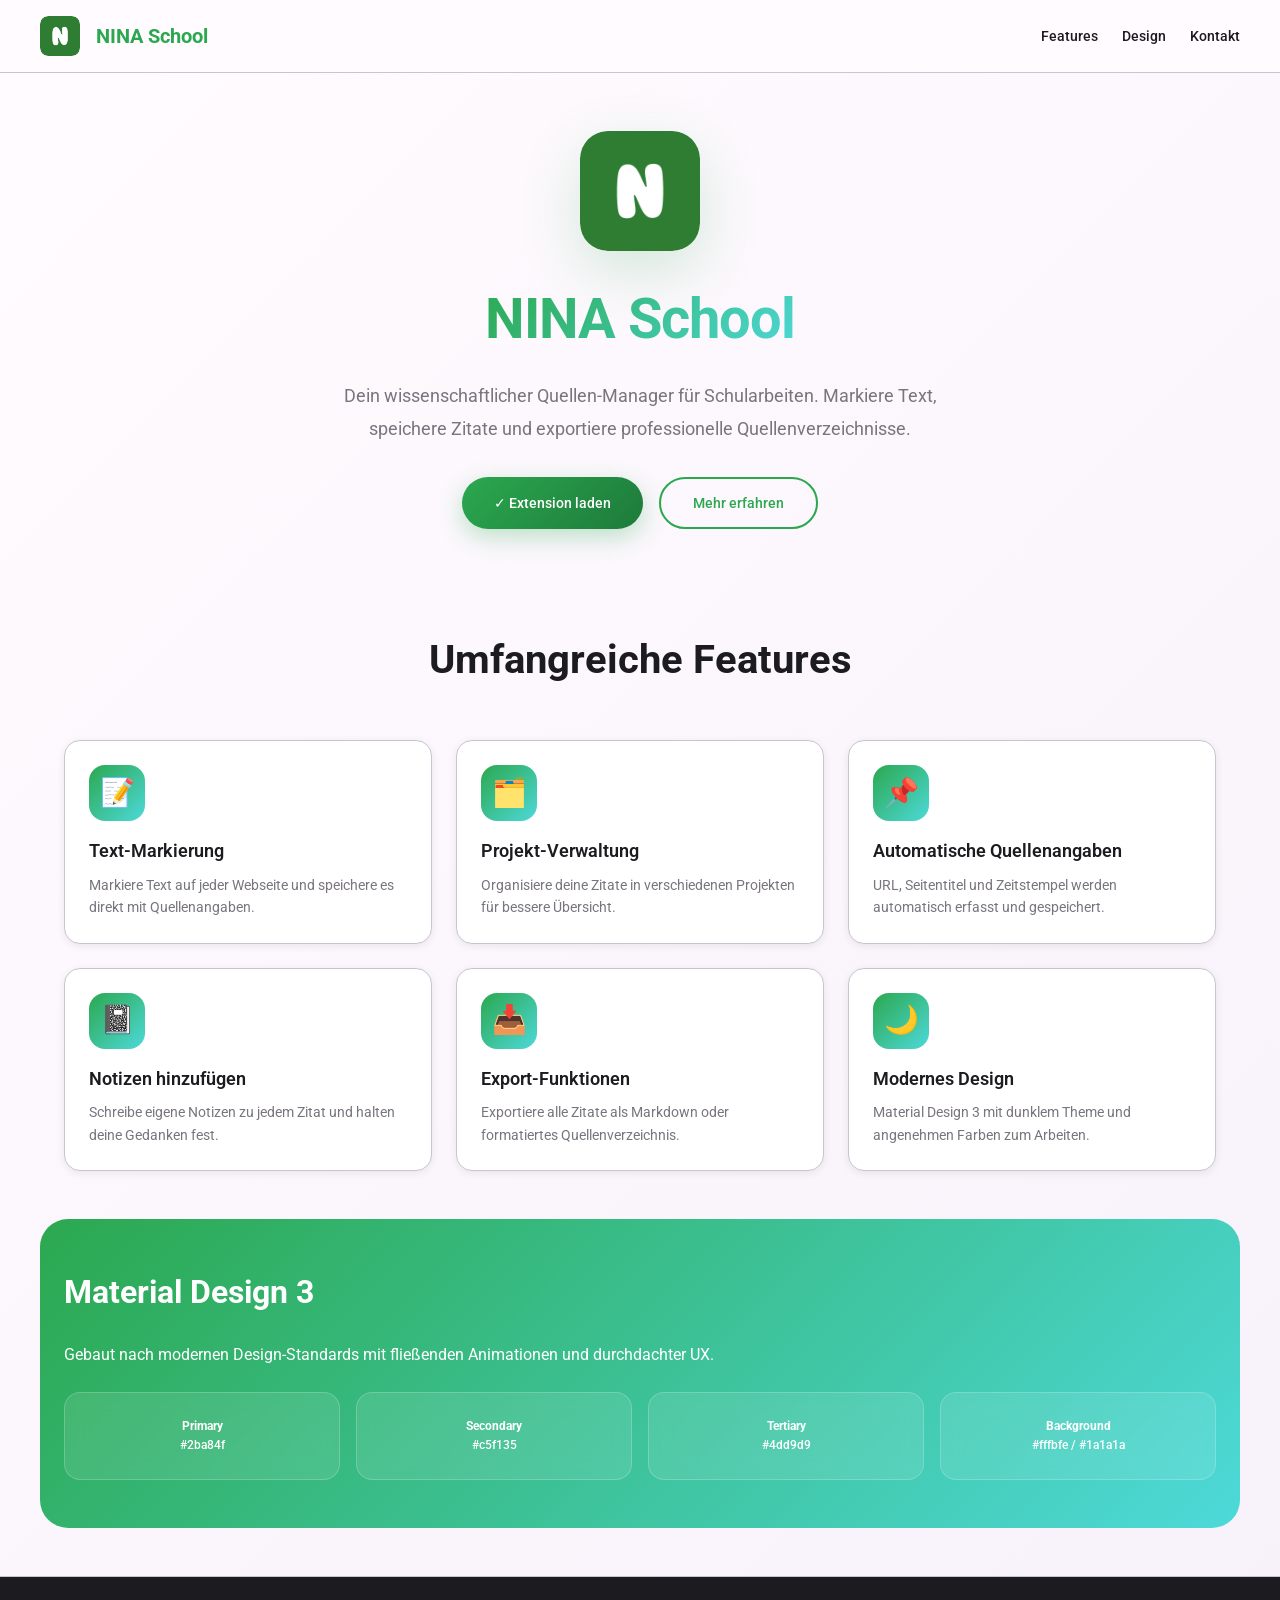
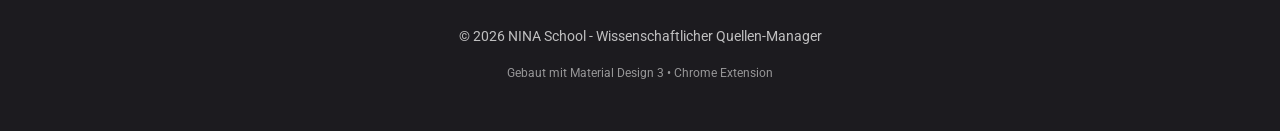
<file: index.html>
<!DOCTYPE html>
<html lang="de">
<head>
  <meta charset="UTF-8">
  <meta name="viewport" content="width=device-width, initial-scale=1.0">
  <title>NINA School - Wissenschaftlicher Quellen-Manager</title>
  <link rel="preconnect" href="https://fonts.googleapis.com">
  <link rel="preconnect" href="https://fonts.gstatic.com" crossorigin>
  <link href="https://fonts.googleapis.com/css2?family=Roboto:wght@300;400;500;600;700&display=swap" rel="stylesheet">
  <style>
    * {
      margin: 0;
      padding: 0;
      box-sizing: border-box;
    }

    :root {
      --primary: #2ba84f;
      --secondary: #c5f135;
      --tertiary: #4dd9d9;
      --bg-light: #fffbfe;
      --bg-dark: #1a1a1a;
      --surface: #f7f2fa;
      --surface-variant: #ece0f0;
      --text-dark: #1c1b1f;
      --text-light: #e8e8e8;
      --outline: #79747e;
      --outline-variant: #cac4d0;

      --spacing-xs: 4px;
      --spacing-sm: 8px;
      --spacing-md: 16px;
      --spacing-lg: 24px;
      --spacing-xl: 32px;
      --spacing-2xl: 48px;

      --radius-sm: 8px;
      --radius-md: 16px;
      --radius-lg: 28px;
    }

    html {
      scroll-behavior: smooth;
    }

    body {
      font-family: 'Roboto', sans-serif;
      background: linear-gradient(135deg, #fffbfe 0%, #f7f2fa 100%);
      color: var(--text-dark);
      line-height: 1.6;
      min-height: 100vh;
    }

    /* Navigation */
    nav {
      position: fixed;
      top: 0;
      left: 0;
      right: 0;
      background: rgba(255, 251, 254, 0.95);
      backdrop-filter: blur(10px);
      z-index: 1000;
      border-bottom: 1px solid var(--outline-variant);
      padding: var(--spacing-md);
    }

    .nav-container {
      max-width: 1200px;
      margin: 0 auto;
      display: flex;
      justify-content: space-between;
      align-items: center;
    }

    .logo {
      display: flex;
      align-items: center;
      gap: var(--spacing-md);
      text-decoration: none;
      color: var(--primary);
      font-weight: 700;
      font-size: 20px;
    }

    .logo img {
      width: 40px;
      height: 40px;
      border-radius: var(--radius-sm);
    }

    .nav-links {
      display: flex;
      gap: var(--spacing-lg);
      list-style: none;
    }

    .nav-links a {
      text-decoration: none;
      color: var(--text-dark);
      font-weight: 500;
      font-size: 14px;
      transition: color 0.3s ease;
    }

    .nav-links a:hover {
      color: var(--primary);
    }

    /* Hero Section */
    .hero {
      margin-top: 80px;
      max-width: 1200px;
      margin-left: auto;
      margin-right: auto;
      padding: var(--spacing-2xl) var(--spacing-lg);
      text-align: center;
      min-height: 500px;
      display: flex;
      flex-direction: column;
      justify-content: center;
      align-items: center;
    }

    .hero-icon {
      width: 120px;
      height: 120px;
      margin: 0 auto var(--spacing-lg);
      border-radius: var(--radius-lg);
      box-shadow: 0 20px 60px rgba(43, 168, 79, 0.2);
      animation: float 3s ease-in-out infinite;
    }

    @keyframes float {
      0%, 100% { transform: translateY(0px); }
      50% { transform: translateY(-20px); }
    }

    .hero h1 {
      font-size: 56px;
      font-weight: 700;
      margin-bottom: var(--spacing-md);
      background: linear-gradient(135deg, var(--primary) 0%, var(--tertiary) 100%);
      -webkit-background-clip: text;
      -webkit-text-fill-color: transparent;
      background-clip: text;
      letter-spacing: -1px;
    }

    .hero p {
      font-size: 18px;
      color: var(--outline);
      margin-bottom: var(--spacing-xl);
      max-width: 600px;
      margin-left: auto;
      margin-right: auto;
      line-height: 1.8;
    }

    .cta-buttons {
      display: flex;
      gap: var(--spacing-md);
      justify-content: center;
      flex-wrap: wrap;
    }

    button {
      font-family: 'Roboto', sans-serif;
      border: none;
      cursor: pointer;
      transition: all 0.3s cubic-bezier(0.4, 0, 0.2, 1);
      font-weight: 500;
      font-size: 14px;
    }

    .btn-primary {
      background: linear-gradient(135deg, var(--primary) 0%, #1d7a3a 100%);
      color: white;
      padding: var(--spacing-md) var(--spacing-xl);
      border-radius: var(--radius-lg);
      box-shadow: 0 8px 24px rgba(43, 168, 79, 0.3);
    }

    .btn-primary:hover {
      transform: translateY(-4px);
      box-shadow: 0 12px 32px rgba(43, 168, 79, 0.4);
    }

    .btn-primary:active {
      transform: translateY(-2px);
    }

    .btn-secondary {
      background: transparent;
      color: var(--primary);
      padding: var(--spacing-md) var(--spacing-xl);
      border-radius: var(--radius-lg);
      border: 2px solid var(--primary);
    }

    .btn-secondary:hover {
      background: rgba(43, 168, 79, 0.1);
    }

    /* Features Section */
    .features {
      max-width: 1200px;
      margin: var(--spacing-2xl) auto;
      padding: 0 var(--spacing-lg);
    }

    .section-title {
      font-size: 40px;
      font-weight: 700;
      text-align: center;
      margin-bottom: var(--spacing-2xl);
      color: var(--text-dark);
    }

    .features-grid {
      display: grid;
      grid-template-columns: repeat(auto-fit, minmax(300px, 1fr));
      gap: var(--spacing-lg);
      margin-bottom: var(--spacing-2xl);
    }

    .feature-card {
      background: white;
      border-radius: var(--radius-md);
      padding: var(--spacing-lg);
      box-shadow: 0 2px 8px rgba(0, 0, 0, 0.08);
      transition: all 0.3s ease;
      border: 1px solid var(--outline-variant);
    }

    .feature-card:hover {
      transform: translateY(-8px);
      box-shadow: 0 12px 32px rgba(43, 168, 79, 0.15);
      border-color: var(--primary);
    }

    .feature-icon {
      width: 56px;
      height: 56px;
      background: linear-gradient(135deg, var(--primary) 0%, var(--tertiary) 100%);
      border-radius: var(--radius-md);
      display: flex;
      align-items: center;
      justify-content: center;
      color: white;
      font-size: 28px;
      margin-bottom: var(--spacing-md);
    }

    .feature-card h3 {
      font-size: 18px;
      font-weight: 600;
      margin-bottom: var(--spacing-sm);
      color: var(--text-dark);
    }

    .feature-card p {
      font-size: 14px;
      color: var(--outline);
      line-height: 1.6;
    }

    /* Design System Section */
    .design-section {
      background: linear-gradient(135deg, var(--primary) 0%, var(--tertiary) 100%);
      color: white;
      padding: var(--spacing-2xl) var(--spacing-lg);
      border-radius: var(--radius-lg);
      margin: var(--spacing-2xl) 0;
      max-width: 1200px;
      margin-left: auto;
      margin-right: auto;
    }

    .design-section h2 {
      font-size: 32px;
      font-weight: 700;
      margin-bottom: var(--spacing-lg);
    }

    .color-palette {
      display: grid;
      grid-template-columns: repeat(auto-fit, minmax(150px, 1fr));
      gap: var(--spacing-md);
      margin-top: var(--spacing-lg);
    }

    .color-box {
      padding: var(--spacing-lg);
      border-radius: var(--radius-md);
      text-align: center;
      font-size: 12px;
      font-weight: 500;
      backdrop-filter: blur(10px);
      background: rgba(255, 255, 255, 0.1);
      border: 1px solid rgba(255, 255, 255, 0.2);
    }

    /* Footer */
    footer {
      background: var(--text-dark);
      color: var(--text-light);
      padding: var(--spacing-2xl) var(--spacing-lg);
      text-align: center;
      border-top: 1px solid var(--outline-variant);
      margin-top: var(--spacing-2xl);
    }

    .footer-content {
      max-width: 1200px;
      margin: 0 auto;
    }

    .footer-content p {
      font-size: 14px;
      opacity: 0.8;
    }

    /* Responsive */
    @media (max-width: 768px) {
      .hero h1 {
        font-size: 36px;
      }

      .hero-icon {
        width: 80px;
        height: 80px;
      }

      .nav-links {
        display: none;
      }

      .hero {
        margin-top: 100px;
      }
    }

    /* Smooth Animations */
    @keyframes slideInUp {
      from {
        opacity: 0;
        transform: translateY(20px);
      }
      to {
        opacity: 1;
        transform: translateY(0);
      }
    }

    .feature-card {
      animation: slideInUp 0.6s ease-out;
    }

    .feature-card:nth-child(2) {
      animation-delay: 0.1s;
    }

    .feature-card:nth-child(3) {
      animation-delay: 0.2s;
    }

    .feature-card:nth-child(4) {
      animation-delay: 0.3s;
    }

    .feature-card:nth-child(5) {
      animation-delay: 0.4s;
    }

    .feature-card:nth-child(6) {
      animation-delay: 0.5s;
    }
  </style>
</head>
<body>
  <!-- Navigation -->
  <nav>
    <div class="nav-container">
      <a href="#" class="logo">
        <img src="icons/icon1080-green.png" alt="NINA School">
        NINA School
      </a>
      <ul class="nav-links">
        <li><a href="#features">Features</a></li>
        <li><a href="#design">Design</a></li>
        <li><a href="#footer">Kontakt</a></li>
      </ul>
    </div>
  </nav>

  <!-- Hero Section -->
  <section class="hero">
    <img src="icons/icon1080-green.png" alt="NINA School Logo" class="hero-icon">
    <h1>NINA School</h1>
    <p>Dein wissenschaftlicher Quellen-Manager für Schularbeiten. Markiere Text, speichere Zitate und exportiere professionelle Quellenverzeichnisse.</p>
    <div class="cta-buttons">
      <button class="btn-primary">✓ Extension laden</button>
      <button class="btn-secondary">Mehr erfahren</button>
    </div>
  </section>

  <!-- Features Section -->
  <section class="features" id="features">
    <h2 class="section-title">Umfangreiche Features</h2>
    <div class="features-grid">
      <div class="feature-card">
        <div class="feature-icon">📝</div>
        <h3>Text-Markierung</h3>
        <p>Markiere Text auf jeder Webseite und speichere es direkt mit Quellenangaben.</p>
      </div>

      <div class="feature-card">
        <div class="feature-icon">🗂️</div>
        <h3>Projekt-Verwaltung</h3>
        <p>Organisiere deine Zitate in verschiedenen Projekten für bessere Übersicht.</p>
      </div>

      <div class="feature-card">
        <div class="feature-icon">📌</div>
        <h3>Automatische Quellenangaben</h3>
        <p>URL, Seitentitel und Zeitstempel werden automatisch erfasst und gespeichert.</p>
      </div>

      <div class="feature-card">
        <div class="feature-icon">📓</div>
        <h3>Notizen hinzufügen</h3>
        <p>Schreibe eigene Notizen zu jedem Zitat und halten deine Gedanken fest.</p>
      </div>

      <div class="feature-card">
        <div class="feature-icon">📥</div>
        <h3>Export-Funktionen</h3>
        <p>Exportiere alle Zitate als Markdown oder formatiertes Quellenverzeichnis.</p>
      </div>

      <div class="feature-card">
        <div class="feature-icon">🌙</div>
        <h3>Modernes Design</h3>
        <p>Material Design 3 mit dunklem Theme und angenehmen Farben zum Arbeiten.</p>
      </div>
    </div>
  </section>

  <!-- Design System Section -->
  <section class="design-section" id="design">
    <div class="design-content">
      <h2>Material Design 3</h2>
      <p>Gebaut nach modernen Design-Standards mit fließenden Animationen und durchdachter UX.</p>

      <div class="color-palette">
        <div class="color-box">
          <strong>Primary</strong><br>
          #2ba84f
        </div>
        <div class="color-box">
          <strong>Secondary</strong><br>
          #c5f135
        </div>
        <div class="color-box">
          <strong>Tertiary</strong><br>
          #4dd9d9
        </div>
        <div class="color-box">
          <strong>Background</strong><br>
          #fffbfe / #1a1a1a
        </div>
      </div>
    </div>
  </section>

  <!-- Footer -->
  <footer id="footer">
    <div class="footer-content">
      <p>&copy; 2026 NINA School - Wissenschaftlicher Quellen-Manager</p>
      <p style="margin-top: var(--spacing-md); font-size: 12px; opacity: 0.6;">
        Gebaut mit Material Design 3 • Chrome Extension
      </p>
    </div>
  </footer>
</body>
</html>
</file>
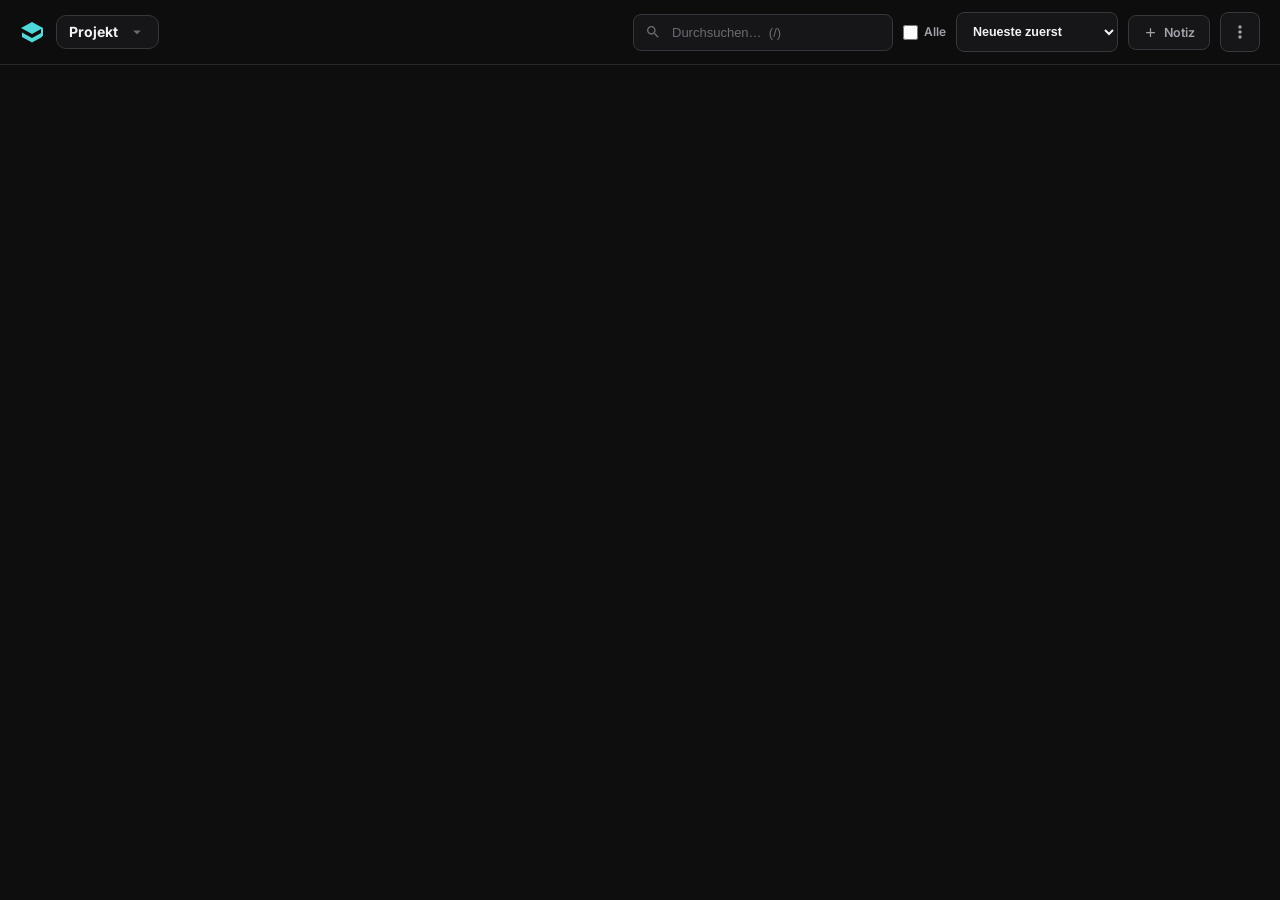
<file: fullpage/fullpage.html>
<!DOCTYPE html>
<html lang="de">
<head>
  <meta charset="UTF-8">
  <meta name="viewport" content="width=device-width, initial-scale=1.0">
  <title>NINA School - Vollansicht</title>
  <link rel="preconnect" href="https://fonts.googleapis.com">
  <link rel="preconnect" href="https://fonts.gstatic.com" crossorigin>
  <link href="https://fonts.googleapis.com/css2?family=Inter:wght@400;500;600;700&display=swap" rel="stylesheet">
  <link rel="stylesheet" href="fullpage.css">
</head>
<body>
  <div class="app">
    <!-- Top app bar: project + everyday tools only -->
    <header class="appbar">
      <div class="appbar-left">
        <div class="brand">
          <svg viewBox="0 0 24 24"><path d="M12 2L1 8l11 6 9-4.91V16h2V8L12 2z"/><path d="M22 12.47l-10 5.46-10-5.46V17l10 5.5 10-5.5v-4.53z"/></svg>
        </div>

        <!-- Project switcher / manager (everything project-level lives here) -->
        <div class="menu-wrap">
          <button id="project-btn" class="project-btn" aria-haspopup="true">
            <span class="project-btn-text">
              <span class="project-btn-name" id="project-btn-name">Projekt</span>
              <span class="project-btn-meta" id="project-btn-meta"></span>
            </span>
            <svg class="caret" viewBox="0 0 24 24"><path d="M7 10l5 5 5-5z"/></svg>
          </button>

          <div id="project-menu" class="popover" hidden>
            <div class="popover-label">Projekt wechseln</div>
            <div id="project-list" class="project-list"></div>
            <div class="popover-divider"></div>
            <button id="add-project-btn-full" class="popover-item">
              <svg viewBox="0 0 24 24"><path d="M19 13h-6v6h-2v-6H5v-2h6V5h2v6h6v2z"/></svg>
              Neues Projekt
            </button>
            <button id="stats-btn" class="popover-item">
              <svg viewBox="0 0 24 24"><path d="M5 9.2h3V19H5V9.2zM10.6 5h2.8v14h-2.8V5zm5.6 8H19v6h-2.8v-6z"/></svg>
              Statistik anzeigen
            </button>
            <div class="popover-row">
              <label for="project-deadline">Abgabe-Deadline</label>
              <input type="date" id="project-deadline" class="deadline-input">
            </div>
            <div id="deadline-info" class="deadline-info"></div>
            <div class="popover-divider"></div>
            <button id="delete-project-btn-full" class="popover-item danger">
              <svg viewBox="0 0 24 24"><path d="M6 19c0 1.1.9 2 2 2h8c1.1 0 2-.9 2-2V7H6v12zM19 4h-3.5l-1-1h-5l-1 1H5v2h14V4z"/></svg>
              Projekt löschen
            </button>
          </div>
        </div>

        <span id="deadline-chip" class="deadline-chip" hidden></span>
      </div>

      <div class="appbar-right">
        <div class="search-wrapper">
          <svg class="search-icon" viewBox="0 0 24 24"><path d="M15.5 14h-.79l-.28-.27C15.41 12.59 16 11.11 16 9.5 16 5.91 13.09 3 9.5 3S3 5.91 3 9.5 5.91 16 9.5 16c1.61 0 3.09-.59 4.23-1.57l.27.28v.79l5 4.99L20.49 19l-4.99-5zm-6 0C7.01 14 5 11.99 5 9.5S7.01 5 9.5 5 14 7.01 14 9.5 11.99 14 9.5 14z"/></svg>
          <input type="text" id="search-full" placeholder="Durchsuchen…  (/)">
        </div>
        <label class="scope-toggle" title="In allen Projekten suchen (G)">
          <input type="checkbox" id="global-search">
          <span>Alle</span>
        </label>
        <select id="sort-select" class="sort-select" title="Sortierung (O)">
          <option value="newest">Neueste zuerst</option>
          <option value="oldest">Älteste zuerst</option>
          <option value="manual">Eigene Reihenfolge</option>
        </select>
        <button id="add-note-btn" class="ghost-btn" title="Eigene Notiz (N)">
          <svg viewBox="0 0 24 24"><path d="M19 13h-6v6h-2v-6H5v-2h6V5h2v6h6v2z"/></svg>
          Notiz
        </button>

        <!-- "More": occasional actions tucked away -->
        <div class="menu-wrap">
          <button id="more-btn" class="iconbtn" title="Mehr" aria-haspopup="true">
            <svg viewBox="0 0 24 24"><path d="M12 8c1.1 0 2-.9 2-2s-.9-2-2-2-2 .9-2 2 .9 2 2 2zm0 2c-1.1 0-2 .9-2 2s.9 2 2 2 2-.9 2-2-.9-2-2-2zm0 6c-1.1 0-2 .9-2 2s.9 2 2 2 2-.9 2-2-.9-2-2-2z"/></svg>
          </button>
          <div id="more-menu" class="popover popover-right" hidden>
            <div class="popover-label">Export</div>
            <button id="export-markdown-btn" class="popover-item">
              <svg viewBox="0 0 24 24"><path d="M19 9h-4V3H9v6H5l7 7 7-7zM5 18v2h14v-2H5z"/></svg>
              Markdown exportieren
            </button>
            <button id="copy-bib-btn" class="popover-item">
              <svg viewBox="0 0 24 24"><path d="M16 1H4c-1.1 0-2 .9-2 2v14h2V3h12V1zm3 4H8c-1.1 0-2 .9-2 2v14c0 1.1.9 2 2 2h11c1.1 0 2-.9 2-2V7c0-1.1-.9-2-2-2zm0 16H8V7h11v14z"/></svg>
              Quellenverzeichnis kopieren
            </button>
            <button id="outline-btn" class="popover-item">
              <svg viewBox="0 0 24 24"><path d="M3 9h14V7H3v2zm0 4h14v-2H3v2zm0 4h14v-2H3v2zm16 0h2v-2h-2v2zm0-10v2h2V7h-2zm0 6h2v-2h-2v2z"/></svg>
              Gliederung exportieren
            </button>
            <div class="popover-divider"></div>
            <button id="shortcuts-btn" class="popover-item">
              <svg viewBox="0 0 24 24"><path d="M20 5H4c-1.1 0-2 .9-2 2v10c0 1.1.9 2 2 2h16c1.1 0 2-.9 2-2V7c0-1.1-.9-2-2-2zm-9 3h2v2h-2V8zm0 3h2v2h-2v-2zM8 8h2v2H8V8zm0 3h2v2H8v-2zm-1 2H5v-2h2v2zm0-3H5V8h2v2zm9 7H8v-2h8v2zm0-4h-2v-2h2v2zm0-3h-2V8h2v2zm3 3h-2v-2h2v2zm0-3h-2V8h2v2z"/></svg>
              Tastenkürzel
            </button>
            <button id="open-settings-btn-full" class="popover-item">
              <svg viewBox="0 0 24 24"><path d="M19.14 12.94c.04-.3.06-.61.06-.94 0-.32-.02-.64-.07-.94l2.03-1.58c.18-.14.23-.41.12-.64l-1.92-3.32c-.12-.22-.37-.29-.59-.22l-2.39.96c-.5-.38-1.03-.7-1.62-.94l-.36-2.54c-.04-.24-.24-.41-.48-.41h-3.84c-.24 0-.43.17-.47.41l-.36 2.54c-.59.24-1.13.57-1.62.94l-2.39-.96c-.22-.09-.47 0-.59.22L2.74 8.87c-.12.22-.07.49.12.64l2.03 1.58c-.05.3-.07.62-.07.94s.02.64.07.94l-2.03 1.58c-.18.14-.23.41-.12.64l1.92 3.32c.12.22.37.29.59.22l2.39-.96c.5.38 1.03.7 1.62.94l.36 2.54c.05.24.24.41.48.41h3.84c.24 0 .44-.17.47-.41l.36-2.54c.59-.24 1.13-.56 1.62-.94l2.39.96c.22.08.47 0 .59-.22l1.92-3.32c.12-.22.07-.49-.12-.64l-2.01-1.58zM12 15.6c-1.98 0-3.6-1.62-3.6-3.6s1.62-3.6 3.6-3.6 3.6 1.62 3.6 3.6-1.62 3.6-3.6 3.6z"/></svg>
              Einstellungen
            </button>
          </div>
        </div>
      </div>
    </header>

    <!-- Content: full width, focus on what's relevant now -->
    <main class="content-area">
      <div id="highlights-container" class="highlights-grid"></div>
      <div id="empty-full" class="empty-state-full" style="display: none;">
        <svg viewBox="0 0 24 24"><path d="M19 3H5c-1.1 0-2 .9-2 2v14c0 1.1.9 2 2 2h14c1.1 0 2-.9 2-2V5c0-1.1-.9-2-2-2zm-2 10H7v-2h10v2zm0-4H7V7h10v2zm0 8H7v-2h10v2z"/></svg>
        <p>Keine Einträge gefunden</p>
      </div>

      <div id="pagination" class="pagination" style="display: none;">
        <button id="prev-page" class="pagination-btn">← Zurück</button>
        <div class="pagination-info">
          <span id="page-number">Seite 1</span>
          <span id="page-stats">0 von 0</span>
        </div>
        <button id="next-page" class="pagination-btn">Weiter →</button>
      </div>
    </main>

    <!-- Project Form Modal -->
    <div id="project-modal" class="modal" style="display: none;">
      <div class="modal-content">
        <h2>Neues Projekt</h2>
        <input type="text" id="project-name-input" placeholder="Projektname" maxlength="60">
        <div class="modal-actions">
          <button id="modal-cancel" class="btn secondary">Abbrechen</button>
          <button id="modal-save" class="btn primary">Erstellen</button>
        </div>
      </div>
    </div>

    <!-- Statistics Modal -->
    <div id="stats-modal" class="modal" style="display: none;">
      <div class="modal-content stats-modal-content">
        <div class="stats-head">
          <h2 id="stats-title">Statistik</h2>
          <button id="stats-close" class="btn secondary">Schließen</button>
        </div>
        <div id="stats-body"></div>
      </div>
    </div>

    <!-- Keyboard Shortcuts Modal -->
    <div id="shortcuts-modal" class="modal" style="display: none;">
      <div class="modal-content shortcuts-modal-content">
        <div class="stats-head">
          <h2>Tastenkürzel</h2>
          <button id="shortcuts-close" class="btn secondary">Schließen</button>
        </div>
        <div class="shortcuts-list">
          <div class="shortcut-row"><span>Suche fokussieren</span><kbd>/</kbd></div>
          <div class="shortcut-row"><span>Suche fokussieren</span><span><kbd>Strg</kbd> + <kbd>K</kbd></span></div>
          <div class="shortcut-row"><span>Neue Notiz</span><kbd>N</kbd></div>
          <div class="shortcut-row"><span>Projektmenü öffnen</span><kbd>P</kbd></div>
          <div class="shortcut-row"><span>Alle Projekte durchsuchen</span><kbd>G</kbd></div>
          <div class="shortcut-row"><span>Markdown exportieren</span><kbd>E</kbd></div>
          <div class="shortcut-row"><span>Quellenverzeichnis kopieren</span><kbd>B</kbd></div>
          <div class="shortcut-row"><span>Statistik anzeigen</span><kbd>S</kbd></div>
          <div class="shortcut-row"><span>Sortierung wechseln</span><kbd>O</kbd></div>
          <div class="shortcut-row"><span>Diese Hilfe</span><kbd>?</kbd></div>
          <div class="shortcut-row"><span>Suche leeren / schließen</span><kbd>Esc</kbd></div>
          <div class="shortcut-divider"></div>
          <div class="shortcut-row"><span>Markierung speichern (jede Webseite)</span><span><kbd>Strg</kbd> + <kbd>Shift</kbd> + <kbd>S</kbd></span></div>
        </div>
      </div>
    </div>
  </div>

  <script src="../lib/citations.js"></script>
  <script src="fullpage.js"></script>
</body>
</html>
</file>
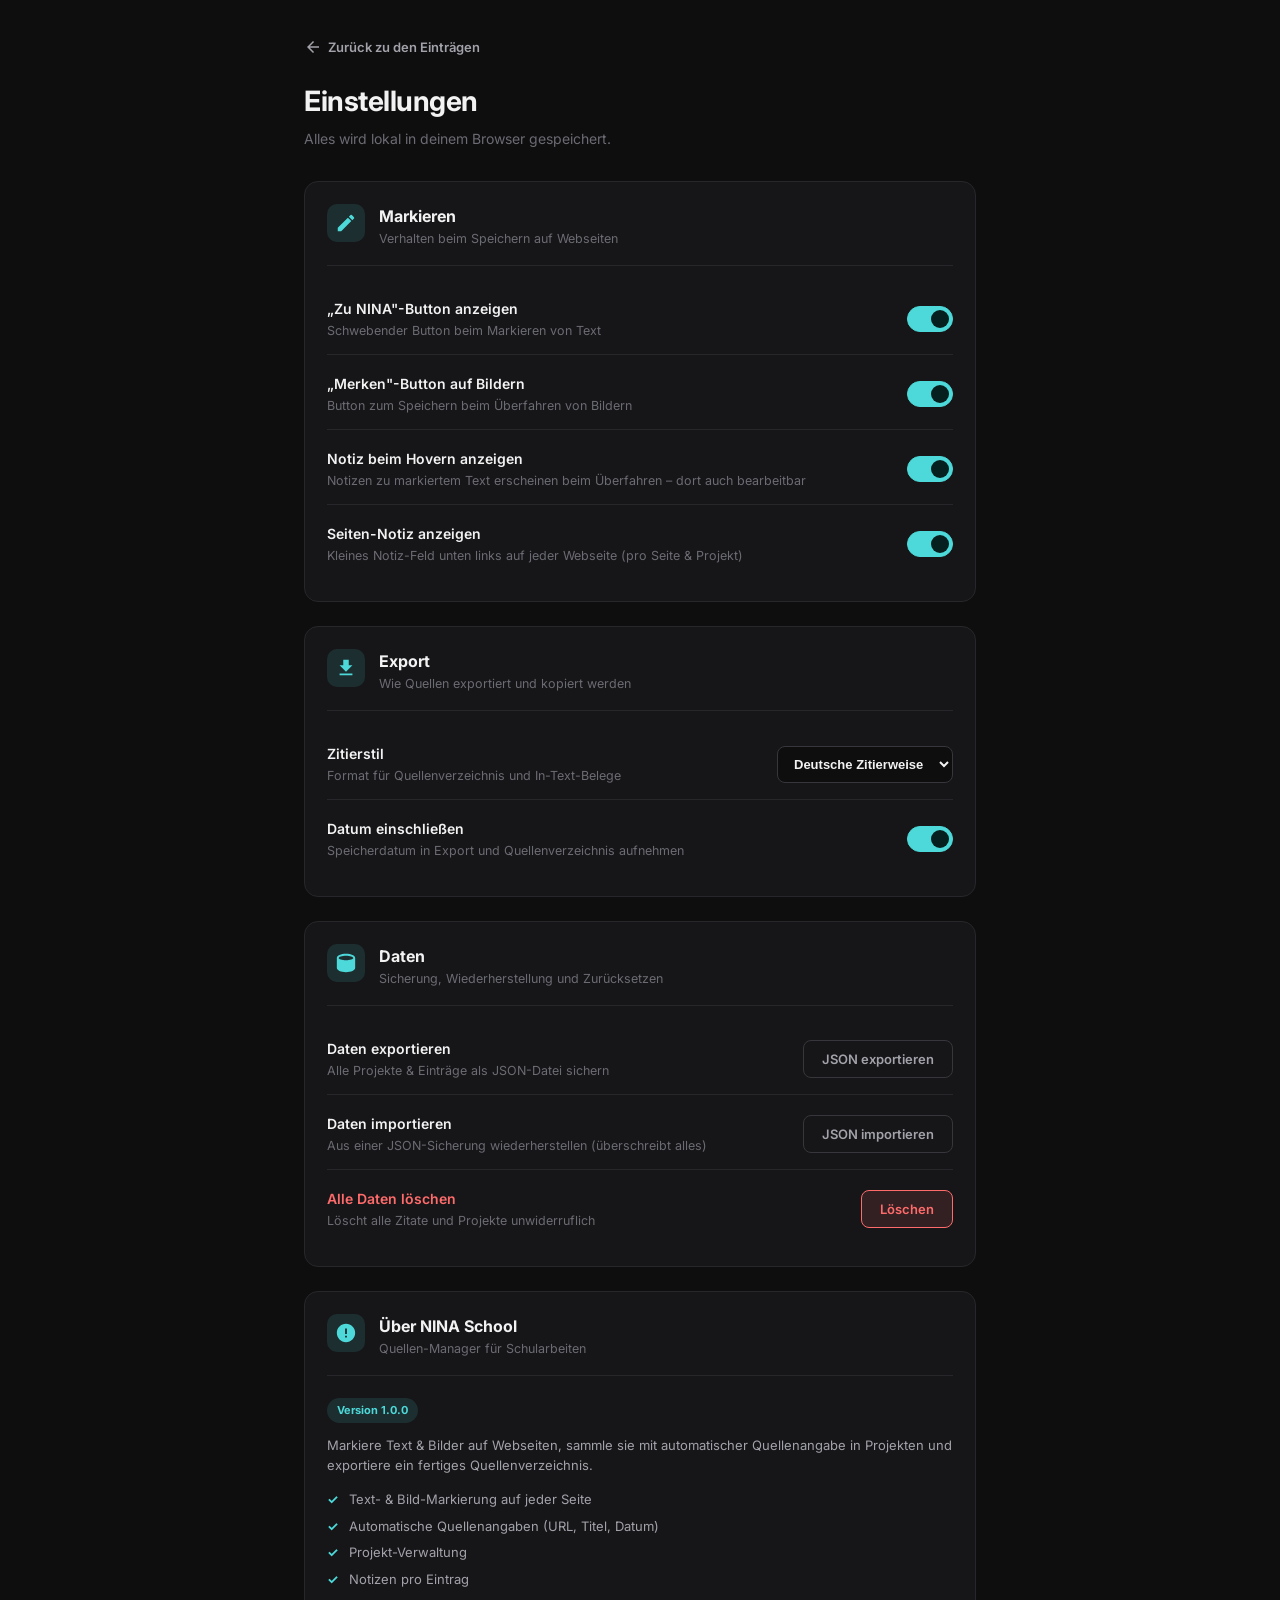
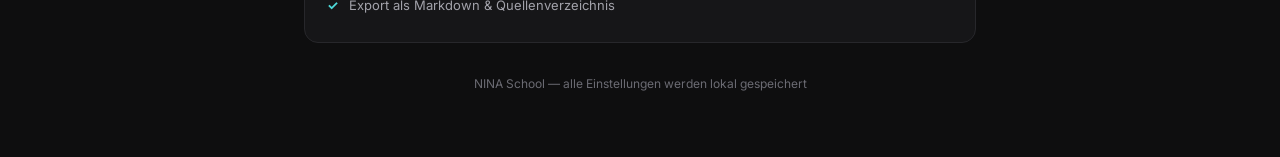
<file: fullpage/settings.html>
<!DOCTYPE html>
<html lang="de">
<head>
  <meta charset="UTF-8">
  <meta name="viewport" content="width=device-width, initial-scale=1.0">
  <title>NINA School - Einstellungen</title>
  <link rel="preconnect" href="https://fonts.googleapis.com">
  <link rel="preconnect" href="https://fonts.gstatic.com" crossorigin>
  <link href="https://fonts.googleapis.com/css2?family=Inter:wght@400;500;600;700&display=swap" rel="stylesheet">
  <link rel="stylesheet" href="settings.css">
</head>
<body>
  <div class="settings-container">
    <!-- Header -->
    <header class="settings-header">
      <button id="back-to-app" class="back-link">
        <svg viewBox="0 0 24 24"><path d="M20 11H7.83l5.59-5.59L12 4l-8 8 8 8 1.41-1.41L7.83 13H20v-2z"/></svg>
        Zurück zu den Einträgen
      </button>
      <div class="header-content">
        <h1>Einstellungen</h1>
        <p>Alles wird lokal in deinem Browser gespeichert.</p>
      </div>
    </header>

    <main class="settings-main">
      <!-- Markieren -->
      <section class="settings-section">
        <div class="section-header">
          <svg class="section-icon" viewBox="0 0 24 24"><path d="M3 17.25V21h3.75L17.81 9.94l-3.75-3.75L3 17.25zM20.71 7.04c.39-.39.39-1.02 0-1.41l-2.34-2.34a.9959.9959 0 0 0-1.41 0l-1.83 1.83 3.75 3.75 1.83-1.83z"/></svg>
          <div>
            <h2>Markieren</h2>
            <p>Verhalten beim Speichern auf Webseiten</p>
          </div>
        </div>
        <div class="settings-group">
          <div class="setting-item">
            <div class="setting-label">
              <h3>„Zu NINA"-Button anzeigen</h3>
              <p>Schwebender Button beim Markieren von Text</p>
            </div>
            <label class="toggle">
              <input type="checkbox" id="floating-btn" checked>
              <span class="toggle-slider"></span>
            </label>
          </div>
          <div class="setting-item">
            <div class="setting-label">
              <h3>„Merken"-Button auf Bildern</h3>
              <p>Button zum Speichern beim Überfahren von Bildern</p>
            </div>
            <label class="toggle">
              <input type="checkbox" id="image-save" checked>
              <span class="toggle-slider"></span>
            </label>
          </div>
          <div class="setting-item">
            <div class="setting-label">
              <h3>Notiz beim Hovern anzeigen</h3>
              <p>Notizen zu markiertem Text erscheinen beim Überfahren – dort auch bearbeitbar</p>
            </div>
            <label class="toggle">
              <input type="checkbox" id="hover-notes" checked>
              <span class="toggle-slider"></span>
            </label>
          </div>
          <div class="setting-item">
            <div class="setting-label">
              <h3>Seiten-Notiz anzeigen</h3>
              <p>Kleines Notiz-Feld unten links auf jeder Webseite (pro Seite & Projekt)</p>
            </div>
            <label class="toggle">
              <input type="checkbox" id="page-notes" checked>
              <span class="toggle-slider"></span>
            </label>
          </div>
        </div>
      </section>

      <!-- Export -->
      <section class="settings-section">
        <div class="section-header">
          <svg class="section-icon" viewBox="0 0 24 24"><path d="M19 9h-4V3H9v6H5l7 7 7-7zM5 18v2h14v-2H5z"/></svg>
          <div>
            <h2>Export</h2>
            <p>Wie Quellen exportiert und kopiert werden</p>
          </div>
        </div>
        <div class="settings-group">
          <div class="setting-item">
            <div class="setting-label">
              <h3>Zitierstil</h3>
              <p>Format für Quellenverzeichnis und In-Text-Belege</p>
            </div>
            <select id="citation-style" class="select-input">
              <option value="de">Deutsche Zitierweise</option>
              <option value="apa">APA</option>
              <option value="mla">MLA</option>
              <option value="harvard">Harvard</option>
            </select>
          </div>
          <div class="setting-item">
            <div class="setting-label">
              <h3>Datum einschließen</h3>
              <p>Speicherdatum in Export und Quellenverzeichnis aufnehmen</p>
            </div>
            <label class="toggle">
              <input type="checkbox" id="include-date" checked>
              <span class="toggle-slider"></span>
            </label>
          </div>
        </div>
      </section>

      <!-- Daten -->
      <section class="settings-section">
        <div class="section-header">
          <svg class="section-icon" viewBox="0 0 24 24"><path d="M12 2C6.48 2 2 4.02 2 6.5v11C2 19.98 6.48 22 12 22s10-2.02 10-4.5v-11C22 4.02 17.52 2 12 2zm0 2c4.42 0 8 1.34 8 2.5S16.42 9 12 9 4 7.66 4 6.5 7.58 4 12 4z"/></svg>
          <div>
            <h2>Daten</h2>
            <p>Sicherung, Wiederherstellung und Zurücksetzen</p>
          </div>
        </div>
        <div class="settings-group">
          <div class="setting-item">
            <div class="setting-label">
              <h3>Daten exportieren</h3>
              <p>Alle Projekte & Einträge als JSON-Datei sichern</p>
            </div>
            <button class="btn btn-secondary" id="export-data">JSON exportieren</button>
          </div>
          <div class="setting-item">
            <div class="setting-label">
              <h3>Daten importieren</h3>
              <p>Aus einer JSON-Sicherung wiederherstellen (überschreibt alles)</p>
            </div>
            <button class="btn btn-secondary" id="import-data">JSON importieren</button>
            <input type="file" id="import-file" accept=".json" style="display: none;">
          </div>
          <div class="setting-item danger-item">
            <div class="setting-label">
              <h3>Alle Daten löschen</h3>
              <p>Löscht alle Zitate und Projekte unwiderruflich</p>
            </div>
            <button class="btn btn-danger" id="delete-all">Löschen</button>
          </div>
        </div>
      </section>

      <!-- Über -->
      <section class="settings-section">
        <div class="section-header">
          <svg class="section-icon" viewBox="0 0 24 24"><path d="M12 2C6.48 2 2 6.48 2 12s4.48 10 10 10 10-4.48 10-10S17.52 2 12 2zm1 15h-2v-2h2v2zm0-4h-2V7h2v6z"/></svg>
          <div>
            <h2>Über NINA School</h2>
            <p>Quellen-Manager für Schularbeiten</p>
          </div>
        </div>
        <div class="settings-group">
          <div class="about-box">
            <div class="about-version">Version 1.0.0</div>
            <p>Markiere Text & Bilder auf Webseiten, sammle sie mit automatischer Quellenangabe in Projekten und exportiere ein fertiges Quellenverzeichnis.</p>
            <ul class="about-features">
              <li>Text- & Bild-Markierung auf jeder Seite</li>
              <li>Automatische Quellenangaben (URL, Titel, Datum)</li>
              <li>Projekt-Verwaltung</li>
              <li>Notizen pro Eintrag</li>
              <li>Export als Markdown & Quellenverzeichnis</li>
            </ul>
          </div>
        </div>
      </section>
    </main>

    <footer class="settings-footer">
      <p>NINA School — alle Einstellungen werden lokal gespeichert</p>
    </footer>
  </div>

  <script src="settings.js"></script>
</body>
</html>
</file>
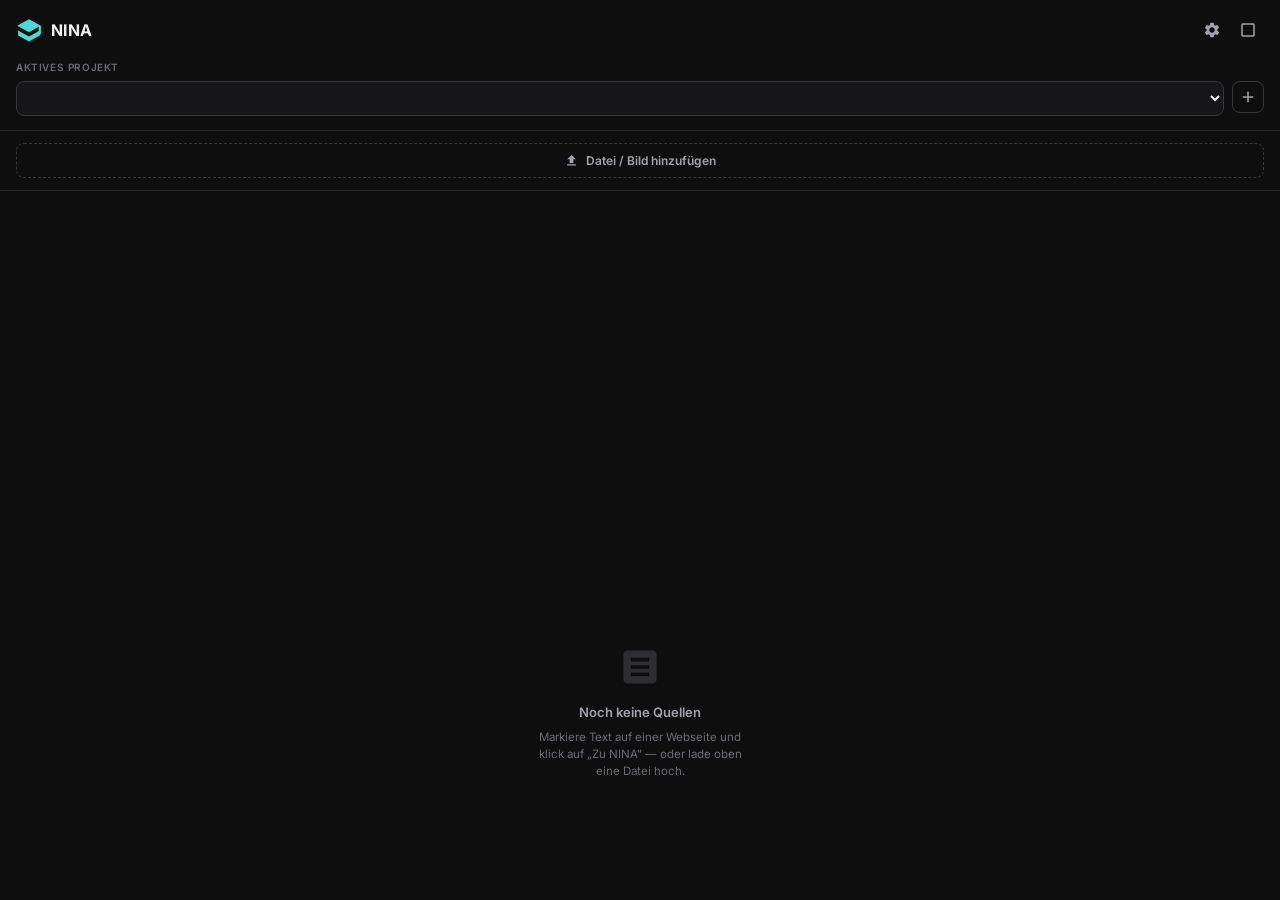
<file: sidepanel/sidepanel.html>
<!DOCTYPE html>
<html lang="de">
<head>
  <meta charset="UTF-8">
  <meta name="viewport" content="width=device-width, initial-scale=1.0">
  <title>NINA School</title>
  <link rel="preconnect" href="https://fonts.googleapis.com">
  <link rel="preconnect" href="https://fonts.gstatic.com" crossorigin>
  <link href="https://fonts.googleapis.com/css2?family=Inter:wght@400;500;600;700&display=swap" rel="stylesheet">
  <link rel="stylesheet" href="sidepanel.css">
</head>
<body>
  <div class="sidebar-container">
    <!-- Header -->
    <header class="sidebar-header">
      <div class="header-top">
        <div class="logo-section">
          <svg class="logo-icon" viewBox="0 0 24 24" xmlns="http://www.w3.org/2000/svg">
            <path d="M12 2L1 8l11 6 9-4.91V16h2V8L12 2z"/>
            <path d="M22 12.47l-10 5.46-10-5.46V17l10 5.5 10-5.5v-4.53z"/>
          </svg>
          <span class="logo-text">NINA</span>
        </div>
        <div class="header-actions">
          <button id="open-settings-btn" class="icon-btn" title="Einstellungen">
            <svg viewBox="0 0 24 24"><path d="M19.14 12.94c.04-.3.06-.61.06-.94 0-.32-.02-.64-.07-.94l2.03-1.58c.18-.14.23-.41.12-.64l-1.92-3.32c-.12-.22-.37-.29-.59-.22l-2.39.96c-.5-.38-1.03-.7-1.62-.94l-.36-2.54c-.04-.24-.24-.41-.48-.41h-3.84c-.24 0-.43.17-.47.41l-.36 2.54c-.59.24-1.13.57-1.62.94l-2.39-.96c-.22-.09-.47 0-.59.22L2.74 8.87c-.12.22-.07.49.12.64l2.03 1.58c-.05.3-.07.62-.07.94s.02.64.07.94l-2.03 1.58c-.18.14-.23.41-.12.64l1.92 3.32c.12.22.37.29.59.22l2.39-.96c.5.38 1.03.7 1.62.94l.36 2.54c.05.24.24.41.48.41h3.84c.24 0 .44-.17.47-.41l.36-2.54c.59-.24 1.13-.56 1.62-.94l2.39.96c.22.08.47 0 .59-.22l1.92-3.32c.12-.22.07-.49-.12-.64l-2.01-1.58zM12 15.6c-1.98 0-3.6-1.62-3.6-3.6s1.62-3.6 3.6-3.6 3.6 1.62 3.6 3.6-1.62 3.6-3.6 3.6z"/></svg>
          </button>
          <button id="open-fullpage-btn" class="icon-btn" title="Vollansicht öffnen">
            <svg viewBox="0 0 24 24"><path d="M19 3H5c-1.1 0-2 .9-2 2v14c0 1.1.9 2 2 2h14c1.1 0 2-.9 2-2V5c0-1.1-.9-2-2-2zm0 16H5V5h14v14z"/></svg>
          </button>
        </div>
      </div>

      <!-- Project switcher -->
      <div class="project-switcher">
        <label class="field-label" for="project-select">Aktives Projekt</label>
        <div class="project-row">
          <select id="project-select" class="project-select"></select>
          <button id="new-project-btn" class="icon-btn outline" title="Neues Projekt">
            <svg viewBox="0 0 24 24"><path d="M19 13h-6v6h-2v-6H5v-2h6V5h2v6h6v2z"/></svg>
          </button>
        </div>
      </div>
    </header>

    <!-- File / Image Upload Bar -->
    <div class="sidebar-action-bar">
      <button id="upload-file-btn" class="upload-btn">
        <svg viewBox="0 0 24 24" xmlns="http://www.w3.org/2000/svg">
          <path d="M9 16h6v-6h4l-7-7-7 7h4v6zm-4 2h14v2H5v-2z"/>
        </svg>
        Datei / Bild hinzufügen
      </button>
      <input type="file" id="sidebar-file-input" style="display: none;">
    </div>

    <!-- Main Content Area -->
    <main class="sidebar-main">
      <!-- Sources View -->
      <div id="sources-view" class="view-container active">
        <div id="sources-feed" class="feed"></div>
      </div>

      <!-- Details View (hidden initially) -->
      <div id="details-view" class="view-container">
        <div class="details-header">
          <button id="back-btn" class="back-btn">
            <svg viewBox="0 0 24 24"><path d="M20 11H7.83l5.59-5.59L12 4l-8 8 8 8 1.41-1.41L7.83 13H20v-2z"/></svg>
            <span>Zurück</span>
          </button>
          <div class="details-info">
            <span id="details-domain" class="details-domain">Domain</span>
            <h2 id="details-title" class="details-title">Titel</h2>
          </div>
        </div>
        <div id="details-feed" class="feed"></div>
      </div>

      <!-- Empty State -->
      <div id="empty-state" class="empty-state">
        <svg viewBox="0 0 24 24">
          <path d="M19 3H5c-1.1 0-2 .9-2 2v14c0 1.1.9 2 2 2h14c1.1 0 2-.9 2-2V5c0-1.1-.9-2-2-2zm-2 10H7v-2h10v2zm0-4H7V7h10v2zm0 8H7v-2h10v2z"/>
        </svg>
        <p class="empty-title">Noch keine Quellen</p>
        <p class="empty-hint">Markiere Text auf einer Webseite und klick auf „Zu NINA" — oder lade oben eine Datei hoch.</p>
      </div>
    </main>
  </div>

  <!-- New Project Modal -->
  <div id="project-modal" class="modal" style="display: none;">
    <div class="modal-content">
      <h2>Neues Projekt</h2>
      <input type="text" id="project-name-input" placeholder="Projektname" maxlength="60">
      <div class="modal-actions">
        <button id="modal-cancel" class="btn secondary">Abbrechen</button>
        <button id="modal-save" class="btn primary">Erstellen</button>
      </div>
    </div>
  </div>

  <script src="../lib/citations.js"></script>
  <script src="sidepanel.js"></script>
</body>
</html>
</file>
<file: fullpage/fullpage.css>
/* NINA School - Vollansicht (Dark, verfeinert) */

:root {
  --bg: #0e0e0f;
  --bg-1: #161618;
  --bg-2: #1d1d20;
  --bg-3: #26262a;
  --text: #f2f2f3;
  --text-2: #a2a2aa;
  --text-3: #6b6b73;
  --cyan: #4dd9d9;
  --cyan-dim: rgba(77, 217, 217, 0.12);
  --lime: #c5f135;
  --danger: #ff6b6b;
  --danger-dim: rgba(255, 107, 107, 0.12);
  --border: #27272b;
  --border-strong: #36363c;
  --r-lg: 14px;
  --r-md: 10px;
  --r-sm: 8px;
  --pill: 999px;
  --font: 'Inter', -apple-system, BlinkMacSystemFont, 'Segoe UI', sans-serif;
}

* { margin: 0; padding: 0; box-sizing: border-box; }

html, body {
  background: var(--bg);
  color: var(--text);
  font-family: var(--font);
  font-size: 13px;
  line-height: 1.5;
  width: 100%;
  min-height: 100vh;
  -webkit-font-smoothing: antialiased;
}

button { font-family: inherit; }

/* ===== APP SHELL (slim top bar, full-width content) ===== */
.app { display: flex; flex-direction: column; min-height: 100vh; }

.appbar {
  position: sticky;
  top: 0;
  z-index: 50;
  display: flex;
  align-items: center;
  justify-content: space-between;
  gap: 16px;
  padding: 12px 20px;
  background: rgba(14, 14, 15, 0.92);
  backdrop-filter: blur(10px);
  border-bottom: 1px solid var(--border);
}
.appbar-left { display: flex; align-items: center; gap: 12px; min-width: 0; }
.appbar-right { display: flex; align-items: center; gap: 10px; flex-shrink: 0; }

.brand { display: flex; align-items: center; color: var(--cyan); flex-shrink: 0; }
.brand svg { width: 24px; height: 24px; fill: currentColor; }

/* Project button (active project + opens management menu) */
.menu-wrap { position: relative; }
.project-btn {
  display: flex;
  align-items: center;
  gap: 10px;
  background: var(--bg-1);
  border: 1px solid var(--border-strong);
  border-radius: var(--r-md);
  padding: 7px 12px;
  cursor: pointer;
  color: var(--text);
  max-width: 280px;
  transition: border-color 0.15s, background 0.15s;
}
.project-btn:hover { border-color: var(--cyan); background: var(--bg-2); }
.project-btn-text { display: flex; flex-direction: column; align-items: flex-start; min-width: 0; line-height: 1.2; }
.project-btn-name { font-size: 14px; font-weight: 700; white-space: nowrap; overflow: hidden; text-overflow: ellipsis; max-width: 200px; }
.project-btn-meta { font-size: 11px; color: var(--text-3); font-weight: 500; }
.project-btn .caret { width: 18px; height: 18px; fill: var(--text-3); flex-shrink: 0; }

.deadline-chip {
  font-size: 11px;
  font-weight: 700;
  padding: 4px 10px;
  border-radius: var(--pill);
  background: var(--bg-2);
  border: 1px solid var(--border-strong);
  color: var(--text-2);
  white-space: nowrap;
}
.deadline-chip.soon { color: var(--lime); border-color: var(--lime); }
.deadline-chip.over { color: var(--danger); border-color: var(--danger); }

.iconbtn {
  width: 40px;
  height: 40px;
  border-radius: var(--r-sm);
  background: var(--bg-1);
  border: 1px solid var(--border-strong);
  color: var(--text-2);
  cursor: pointer;
  display: flex;
  align-items: center;
  justify-content: center;
  transition: all 0.15s;
  flex-shrink: 0;
}
.iconbtn:hover { color: var(--cyan); border-color: var(--cyan); }
.iconbtn svg { width: 20px; height: 20px; fill: currentColor; }

/* Popover menus */
.popover {
  position: absolute;
  top: calc(100% + 8px);
  left: 0;
  min-width: 250px;
  background: var(--bg-1);
  border: 1px solid var(--border-strong);
  border-radius: var(--r-md);
  box-shadow: 0 12px 36px rgba(0, 0, 0, 0.5);
  padding: 8px;
  z-index: 100;
  display: flex;
  flex-direction: column;
  gap: 2px;
}
.popover.popover-right { left: auto; right: 0; }
.popover[hidden] { display: none; }
.popover-label {
  font-size: 10px;
  text-transform: uppercase;
  letter-spacing: 0.6px;
  color: var(--text-3);
  font-weight: 700;
  padding: 6px 10px 4px;
}
.popover-divider { height: 1px; background: var(--border); margin: 6px 4px; }
.popover-item {
  display: flex;
  align-items: center;
  gap: 10px;
  width: 100%;
  background: transparent;
  border: none;
  color: var(--text);
  padding: 9px 10px;
  border-radius: var(--r-sm);
  font-size: 13px;
  font-weight: 600;
  cursor: pointer;
  text-align: left;
  transition: background 0.12s, color 0.12s;
}
.popover-item:hover { background: var(--bg-2); color: var(--cyan); }
.popover-item svg { width: 16px; height: 16px; fill: currentColor; flex-shrink: 0; }
.popover-item.danger:hover { color: var(--danger); background: var(--danger-dim); }
.popover-row {
  display: flex;
  align-items: center;
  justify-content: space-between;
  gap: 8px;
  padding: 8px 10px;
  font-size: 12px;
  font-weight: 600;
  color: var(--text-2);
}

/* Project switch list */
.project-list { display: flex; flex-direction: column; gap: 2px; max-height: 260px; overflow-y: auto; }
.project-list-item {
  display: flex;
  align-items: center;
  gap: 8px;
  width: 100%;
  background: transparent;
  border: none;
  color: var(--text-2);
  padding: 8px 10px;
  border-radius: var(--r-sm);
  font-size: 13px;
  cursor: pointer;
  text-align: left;
  transition: background 0.12s, color 0.12s;
}
.project-list-item:hover { background: var(--bg-2); color: var(--text); }
.project-list-item.active { color: var(--text); font-weight: 700; }
.pli-check { width: 14px; color: var(--cyan); font-weight: 700; flex-shrink: 0; }
.pli-name { flex: 1; min-width: 0; white-space: nowrap; overflow: hidden; text-overflow: ellipsis; }
.pli-count { font-size: 11px; color: var(--text-3); background: var(--bg-3); padding: 1px 8px; border-radius: var(--pill); }

/* Content area — full width, centered, page scrolls */
.content-area { width: 100%; max-width: 1280px; margin: 0 auto; padding: 24px 28px 64px; }
.appbar-right .search-wrapper { width: 260px; }

.fullpage-container { display: flex; min-height: 100vh; }

/* ===== SIDEBAR ===== */
.fullpage-sidebar {
  width: 250px;
  background: var(--bg-1);
  border-right: 1px solid var(--border);
  padding: 18px 16px;
  display: flex;
  flex-direction: column;
  gap: 18px;
  position: sticky;
  top: 0;
  height: 100vh;
  overflow-y: auto;
}
.fullpage-sidebar::-webkit-scrollbar { width: 7px; }
.fullpage-sidebar::-webkit-scrollbar-thumb { background: var(--bg-3); border-radius: 4px; }

.sidebar-brand {
  padding-bottom: 16px;
  border-bottom: 1px solid var(--border);
}
.logo-small {
  display: flex;
  align-items: center;
  gap: 9px;
  color: var(--text);
  font-weight: 700;
  font-size: 15px;
}
.logo-small svg { width: 22px; height: 22px; fill: var(--cyan); }

.nav-section { display: flex; flex-direction: column; gap: 8px; }

.nav-label {
  font-size: 10px;
  text-transform: uppercase;
  color: var(--text-3);
  letter-spacing: 0.6px;
  font-weight: 700;
  margin-bottom: 2px;
}

#project-select-full {
  background: var(--bg);
  border: 1px solid var(--border-strong);
  color: var(--text);
  padding: 9px 12px;
  border-radius: var(--r-sm);
  font-size: 13px;
  font-weight: 600;
  cursor: pointer;
  transition: border-color 0.15s;
}
#project-select-full:hover,
#project-select-full:focus { outline: none; border-color: var(--cyan); }

.nav-btn {
  display: flex;
  align-items: center;
  gap: 9px;
  background: transparent;
  border: 1px solid var(--border);
  color: var(--text-2);
  padding: 9px 12px;
  border-radius: var(--r-sm);
  cursor: pointer;
  font-size: 12.5px;
  font-weight: 600;
  transition: all 0.15s;
  text-align: left;
}
.nav-btn:hover { background: var(--bg-2); border-color: var(--cyan); color: var(--cyan); }
.nav-btn svg { width: 16px; height: 16px; fill: currentColor; flex-shrink: 0; }
.nav-btn.danger:hover { color: var(--danger); border-color: var(--danger); background: var(--danger-dim); }

.sidebar-divider { height: 1px; background: var(--border); }
.sidebar-spacer { flex: 1; }

/* ===== MAIN ===== */
.fullpage-main { flex: 1; display: flex; flex-direction: column; min-width: 0; }

.fullpage-header {
  padding: 20px 28px;
  background: var(--bg);
  border-bottom: 1px solid var(--border);
  display: flex;
  justify-content: space-between;
  align-items: center;
  gap: 16px;
  position: sticky;
  top: 0;
  z-index: 10;
}
.header-title { display: flex; align-items: baseline; gap: 10px; }
.fullpage-header h1 { font-size: 22px; font-weight: 700; letter-spacing: -0.4px; }
.header-count { font-size: 13px; color: var(--text-3); font-weight: 600; }

.header-controls { display: flex; gap: 10px; align-items: center; }

.search-wrapper { position: relative; width: 300px; }
.search-icon {
  position: absolute;
  left: 12px;
  top: 50%;
  transform: translateY(-50%);
  width: 16px;
  height: 16px;
  fill: var(--text-3);
}
#search-full {
  width: 100%;
  padding: 10px 14px 10px 38px;
  background: var(--bg-1);
  border: 1px solid var(--border-strong);
  border-radius: var(--r-sm);
  color: var(--text);
  font-size: 13px;
  transition: border-color 0.15s;
}
#search-full:focus { outline: none; border-color: var(--cyan); }
#search-full::placeholder { color: var(--text-3); }

.sort-btn {
  background: var(--bg-1);
  border: 1px solid var(--border-strong);
  color: var(--text-2);
  width: 40px;
  height: 40px;
  border-radius: var(--r-sm);
  cursor: pointer;
  transition: all 0.15s;
  display: flex;
  align-items: center;
  justify-content: center;
  flex-shrink: 0;
}
.sort-btn:hover { border-color: var(--cyan); color: var(--cyan); }
.sort-btn svg { width: 18px; height: 18px; fill: currentColor; }

.ghost-btn {
  display: inline-flex;
  align-items: center;
  gap: 6px;
  background: var(--bg-1);
  border: 1px solid var(--border-strong);
  color: var(--text-2);
  padding: 9px 14px;
  border-radius: var(--r-sm);
  font-size: 12.5px;
  font-weight: 600;
  cursor: pointer;
  transition: all 0.15s;
  flex-shrink: 0;
}
.ghost-btn:hover { color: var(--cyan); border-color: var(--cyan); }
.ghost-btn svg { width: 15px; height: 15px; fill: currentColor; }

.scope-toggle {
  display: inline-flex;
  align-items: center;
  gap: 6px;
  font-size: 12px;
  font-weight: 600;
  color: var(--text-2);
  cursor: pointer;
  white-space: nowrap;
  user-select: none;
}
.scope-toggle input { accent-color: var(--cyan); width: 15px; height: 15px; cursor: pointer; }

.sort-select {
  background: var(--bg-1);
  border: 1px solid var(--border-strong);
  color: var(--text);
  padding: 0 12px;
  height: 40px;
  border-radius: var(--r-sm);
  font-size: 12.5px;
  font-weight: 600;
  cursor: pointer;
  flex-shrink: 0;
}
.sort-select:hover, .sort-select:focus { outline: none; border-color: var(--cyan); }

.content-area { width: 100%; max-width: 1280px; margin: 0 auto; padding: 24px 28px 64px; }
.content-area::-webkit-scrollbar { width: 9px; }
.content-area::-webkit-scrollbar-track { background: transparent; }
.content-area::-webkit-scrollbar-thumb { background: var(--bg-3); border-radius: 5px; }
.content-area::-webkit-scrollbar-thumb:hover { background: var(--text-3); }

.highlights-grid {
  display: grid;
  grid-template-columns: repeat(auto-fill, minmax(340px, 1fr));
  gap: 14px;
  align-items: start;
}

/* ===== HIGHLIGHT CARD ===== */
.highlight-card-full {
  background: var(--bg-1);
  border: 1px solid var(--border);
  border-radius: var(--r-lg);
  padding: 16px;
  transition: border-color 0.15s, background 0.15s;
  display: flex;
  flex-direction: column;
}
.highlight-card-full:hover { border-color: var(--border-strong); background: var(--bg-2); }

.card-header {
  display: flex;
  justify-content: space-between;
  align-items: flex-start;
  gap: 12px;
  margin-bottom: 12px;
}
.card-source { display: flex; flex-direction: column; gap: 3px; min-width: 0; }
.card-domain {
  font-size: 10px;
  color: var(--cyan);
  text-transform: uppercase;
  letter-spacing: 0.5px;
  font-weight: 700;
}
.card-source-title {
  font-size: 12px;
  font-weight: 600;
  color: var(--text);
  white-space: nowrap;
  overflow: hidden;
  text-overflow: ellipsis;
}
.card-date { font-size: 11px; color: var(--text-3); white-space: nowrap; flex-shrink: 0; }

.card-text {
  color: var(--text);
  font-size: 13.5px;
  line-height: 1.6;
  margin-bottom: 14px;
  padding-left: 12px;
  border-left: 3px solid var(--cyan);
}

.card-note {
  background: var(--bg);
  border: 1px solid var(--border-strong);
  border-radius: var(--r-sm);
  padding: 10px;
  color: var(--text);
  font-size: 12px;
  resize: vertical;
  min-height: 56px;
  width: 100%;
  font-family: inherit;
  margin-bottom: 12px;
  transition: border-color 0.15s;
}
.card-note:focus { outline: none; border-color: var(--cyan); }
.card-note::placeholder { color: var(--text-3); }

.card-actions { display: flex; flex-wrap: wrap; gap: 8px; margin-top: auto; }
.card-action-btn {
  flex: 1;
  background: var(--bg-2);
  border: 1px solid var(--border);
  color: var(--text-2);
  padding: 8px 12px;
  border-radius: var(--r-sm);
  cursor: pointer;
  font-size: 11px;
  font-weight: 600;
  transition: all 0.15s;
  display: flex;
  align-items: center;
  justify-content: center;
  gap: 6px;
  text-decoration: none;
}
.card-action-btn:hover { color: var(--cyan); border-color: var(--cyan); }
.card-action-btn.delete:hover { color: var(--danger); border-color: var(--danger); background: var(--danger-dim); }
.card-action-btn svg { width: 14px; height: 14px; fill: currentColor; }

/* ===== META / CATEGORY / TAGS (in card) ===== */
.card-meta-row { display: flex; gap: 8px; margin-bottom: 10px; }
.card-meta-input {
  flex: 1;
  min-width: 0;
  background: var(--bg);
  border: 1px solid var(--border);
  color: var(--text);
  padding: 7px 10px;
  border-radius: var(--r-sm);
  font-size: 11.5px;
  font-family: inherit;
}
.card-meta-input:focus { outline: none; border-color: var(--cyan); }
.card-meta-input::placeholder { color: var(--text-3); }

.cat-row { display: flex; gap: 6px; margin-bottom: 10px; flex-wrap: wrap; }
.cat-chip {
  border: 1px solid var(--border-strong);
  background: transparent;
  color: var(--text-2);
  font-size: 11px;
  font-weight: 600;
  padding: 4px 10px;
  border-radius: var(--pill);
  cursor: pointer;
  transition: all 0.12s;
}
.cat-chip:hover { color: var(--text); }
.cat-chip.active { color: #0e0e0f; border-color: transparent; }
.cat-chip[data-cat=""].active { background: var(--cyan); }
.cat-chip[data-cat="definition"].active { background: #7ea0ff; }
.cat-chip[data-cat="pro"].active { background: #50dc78; }
.cat-chip[data-cat="contra"].active { background: #ff785a; }
.cat-chip[data-cat="important"].active { background: #ffd23c; }

.qt-row { display: flex; gap: 6px; margin-bottom: 10px; }
.qt-chip {
  flex: 1;
  border: 1px solid var(--border-strong);
  background: transparent;
  color: var(--text-2);
  font-size: 11px;
  font-weight: 600;
  padding: 6px 8px;
  border-radius: var(--r-sm);
  cursor: pointer;
  transition: all 0.12s;
}
.qt-chip:hover { color: var(--text); }
.qt-chip.active { background: var(--cyan-dim); color: var(--cyan); border-color: var(--cyan); }

.card-page-note {
  display: flex;
  align-items: center;
  gap: 10px;
  padding: 12px;
  background: var(--bg);
  border: 1px dashed var(--border-strong);
  border-radius: var(--r-sm);
  color: var(--text-2);
  font-size: 12.5px;
  font-weight: 600;
  margin-bottom: 14px;
}
.card-page-note svg { width: 18px; height: 18px; fill: var(--cyan); flex-shrink: 0; }

.card-tags-input {
  width: 100%;
  background: var(--bg);
  border: 1px solid var(--border);
  color: var(--text);
  padding: 7px 10px;
  border-radius: var(--r-sm);
  font-size: 11.5px;
  font-family: inherit;
  margin-bottom: 10px;
}
.card-tags-input:focus { outline: none; border-color: var(--cyan); }
.card-tags-input::placeholder { color: var(--text-3); }

.card-tag-chips { display: flex; flex-wrap: wrap; gap: 5px; margin-bottom: 10px; }
.tag-chip {
  background: var(--bg-3);
  color: var(--cyan);
  font-size: 10px;
  font-weight: 600;
  padding: 2px 8px;
  border-radius: var(--pill);
}

/* Idea / note card */
.highlight-card-full.idea-card { border-left: 3px solid var(--lime); }
.idea-badge {
  display: inline-flex;
  align-items: center;
  gap: 5px;
  font-size: 10px;
  font-weight: 700;
  text-transform: uppercase;
  letter-spacing: 0.5px;
  color: var(--lime);
  margin-bottom: 10px;
}
.idea-text {
  background: var(--bg);
  border: 1px solid var(--border-strong);
  border-radius: var(--r-sm);
  padding: 10px;
  color: var(--text);
  font-size: 14px;
  line-height: 1.6;
  resize: vertical;
  min-height: 70px;
  width: 100%;
  font-family: inherit;
  margin-bottom: 12px;
}
.idea-text:focus { outline: none; border-color: var(--lime); }
.idea-text::placeholder { color: var(--text-3); }

/* Drag reordering */
.highlight-card-full.draggable { cursor: grab; }
.highlight-card-full.dragging { opacity: 0.45; }
.highlight-card-full.drop-target { outline: 2px dashed var(--cyan); outline-offset: 2px; }

/* image / file in card */
.card-image-container {
  width: 100%;
  max-height: 250px;
  border-radius: var(--r-sm);
  overflow: hidden;
  background: #000;
  display: flex;
  align-items: center;
  justify-content: center;
  border: 1px solid var(--border);
  margin-bottom: 14px;
}
.card-image-preview {
  max-width: 100%;
  max-height: 250px;
  object-fit: contain;
  transition: transform 0.2s ease;
  cursor: zoom-in;
}
.card-image-preview:hover { transform: scale(1.02); }

.card-file-container {
  display: flex;
  align-items: center;
  gap: 14px;
  padding: 12px;
  background: var(--bg);
  border-radius: var(--r-sm);
  border: 1px solid var(--border);
  margin-bottom: 14px;
}
.card-file-container .file-icon {
  width: 36px;
  height: 36px;
  background: var(--cyan-dim);
  border-radius: var(--r-sm);
  display: flex;
  align-items: center;
  justify-content: center;
  color: var(--cyan);
  flex-shrink: 0;
}
.card-file-container .file-icon svg { width: 20px; height: 20px; fill: currentColor; }
.card-file-container .file-details { flex: 1; min-width: 0; display: flex; flex-direction: column; gap: 2px; }
.card-file-container .file-name {
  font-weight: 600;
  font-size: 13px;
  color: var(--text);
  white-space: nowrap;
  overflow: hidden;
  text-overflow: ellipsis;
}
.card-file-container .file-size { font-size: 11px; color: var(--text-3); }

/* ===== EMPTY STATE ===== */
.empty-state-full {
  display: flex;
  flex-direction: column;
  align-items: center;
  justify-content: center;
  gap: 16px;
  padding: 80px 20px;
  color: var(--text-3);
}
.empty-state-full svg { width: 60px; height: 60px; fill: currentColor; opacity: 0.35; }
.empty-state-full p { font-size: 14px; }

/* ===== MODAL ===== */
.modal {
  position: fixed;
  inset: 0;
  background: rgba(0, 0, 0, 0.6);
  display: flex;
  align-items: center;
  justify-content: center;
  z-index: 9999;
  padding: 16px;
}
.modal-content {
  background: var(--bg-1);
  border: 1px solid var(--border-strong);
  border-radius: var(--r-lg);
  padding: 24px;
  width: 100%;
  max-width: 400px;
  display: flex;
  flex-direction: column;
  gap: 16px;
}
.modal-content h2 { font-size: 18px; font-weight: 700; }
.modal-content input {
  background: var(--bg);
  border: 1px solid var(--border-strong);
  color: var(--text);
  padding: 11px 12px;
  border-radius: var(--r-sm);
  font-size: 13px;
}
.modal-content input:focus { outline: none; border-color: var(--cyan); }
.modal-content input::placeholder { color: var(--text-3); }
.modal-actions { display: flex; gap: 10px; justify-content: flex-end; }

.btn {
  padding: 10px 18px;
  border: none;
  border-radius: var(--r-sm);
  font-size: 12px;
  font-weight: 600;
  cursor: pointer;
  transition: all 0.15s;
}
.btn.primary { background: var(--cyan); color: #06201f; }
.btn.primary:hover { filter: brightness(1.08); }
.btn.secondary { background: transparent; border: 1px solid var(--border-strong); color: var(--text-2); }
.btn.secondary:hover { color: var(--text); border-color: var(--text-3); }

/* ===== PAGINATION ===== */
.pagination {
  display: flex;
  align-items: center;
  justify-content: center;
  gap: 20px;
  padding: 18px;
  background: var(--bg-1);
  border: 1px solid var(--border);
  margin-top: 22px;
  border-radius: var(--r-lg);
}
.pagination-btn {
  background: transparent;
  border: 1px solid var(--border-strong);
  color: var(--text-2);
  padding: 9px 16px;
  border-radius: var(--r-sm);
  cursor: pointer;
  font-size: 13px;
  font-weight: 600;
  transition: all 0.15s;
}
.pagination-btn:hover:not(:disabled) { color: var(--cyan); border-color: var(--cyan); }
.pagination-btn:disabled { opacity: 0.3; cursor: not-allowed; }
.pagination-info { display: flex; flex-direction: column; align-items: center; gap: 2px; min-width: 110px; text-align: center; }
#page-number { font-size: 14px; font-weight: 700; color: var(--text); }
#page-stats { font-size: 12px; color: var(--text-3); }

/* ===== TOAST ===== */
.toast-msg {
  position: fixed;
  bottom: 28px;
  left: 50%;
  transform: translateX(-50%) translateY(16px);
  background: var(--bg-3);
  color: var(--cyan);
  border: 1px solid var(--cyan);
  padding: 12px 20px;
  border-radius: var(--r-sm);
  font-size: 12px;
  font-weight: 600;
  z-index: 10000;
  opacity: 0;
  transition: all 0.22s;
  pointer-events: none;
}
.toast-msg.show { transform: translateX(-50%) translateY(0); opacity: 1; }
.toast-msg.with-action { display: flex; align-items: center; gap: 14px; }
.toast-undo {
  background: var(--cyan);
  color: #06201f;
  border: none;
  border-radius: var(--r-sm);
  padding: 5px 12px;
  font-size: 12px;
  font-weight: 700;
  cursor: pointer;
}
.toast-undo:hover { filter: brightness(1.08); }

/* ===== Deadline ===== */
.deadline-input {
  background: var(--bg);
  border: 1px solid var(--border-strong);
  color: var(--text);
  padding: 8px 10px;
  border-radius: var(--r-sm);
  font-size: 12.5px;
  font-family: inherit;
  color-scheme: dark;
}
.deadline-input:hover, .deadline-input:focus { outline: none; border-color: var(--cyan); }
.deadline-info { font-size: 12px; font-weight: 600; color: var(--text-3); min-height: 14px; }
.deadline-info.soon { color: var(--lime); }
.deadline-info.over { color: var(--danger); }

/* ===== Move row + Pin ===== */
.card-move-row {
  display: flex;
  align-items: center;
  gap: 8px;
  margin-bottom: 10px;
  font-size: 11px;
  color: var(--text-3);
  font-weight: 600;
}
.card-move-select {
  flex: 1;
  background: var(--bg);
  border: 1px solid var(--border);
  color: var(--text);
  padding: 6px 8px;
  border-radius: var(--r-sm);
  font-size: 11.5px;
  font-family: inherit;
  cursor: pointer;
}
.card-move-select:hover, .card-move-select:focus { outline: none; border-color: var(--cyan); }

.card-action-btn.pin { flex: 0 0 auto; padding: 8px 10px; }
.card-action-btn.pin.active { color: var(--lime); border-color: var(--lime); background: rgba(197, 241, 53, 0.1); }

/* ===== Stats modal ===== */
.stats-modal-content { max-width: 460px; }
.stats-head { display: flex; align-items: center; justify-content: space-between; gap: 12px; }
.stats-head h2 { font-size: 18px; font-weight: 700; }
.stats-empty { color: var(--text-3); padding: 12px 0; }

.stat-nums {
  display: grid;
  grid-template-columns: repeat(3, 1fr);
  gap: 8px;
}
.stat-num {
  background: var(--bg);
  border: 1px solid var(--border);
  border-radius: var(--r-md);
  padding: 12px 8px;
  text-align: center;
}
.stat-num-value { font-size: 22px; font-weight: 700; color: var(--cyan); }
.stat-num-label { font-size: 11px; color: var(--text-3); margin-top: 2px; }

.stat-section { display: flex; flex-direction: column; gap: 6px; }
.stat-section h3 {
  font-size: 11px;
  text-transform: uppercase;
  letter-spacing: 0.5px;
  color: var(--text-3);
  font-weight: 700;
  margin-bottom: 2px;
}
.stat-row {
  display: flex;
  justify-content: space-between;
  align-items: center;
  padding: 8px 12px;
  background: var(--bg);
  border: 1px solid var(--border);
  border-radius: var(--r-sm);
  font-size: 13px;
}
.stat-row strong { color: var(--cyan); }
.stat-row.stats-muted { color: var(--text-3); }

/* ===== REDESIGNED CARD (progressive disclosure) ===== */
.hl-card {
  position: relative;
  background: var(--bg-1);
  border: 1px solid var(--border);
  border-radius: var(--r-lg);
  padding: 15px 16px 15px 18px;
  display: flex;
  flex-direction: column;
  transition: border-color 0.15s, background 0.15s, box-shadow 0.15s;
  overflow: hidden;
}
.hl-card:hover { border-color: var(--border-strong); background: var(--bg-2); }
.hl-card.draggable { cursor: grab; }
.hl-card.dragging { opacity: 0.45; }
.hl-card.drop-target { outline: 2px dashed var(--cyan); outline-offset: 2px; }

.cat-stripe { position: absolute; left: 0; top: 0; bottom: 0; width: 4px; background: transparent; }
.hl-card.idea-card .cat-stripe { background: var(--lime); }
.hl-card[data-cat="definition"] .cat-stripe { background: #7ea0ff; }
.hl-card[data-cat="pro"] .cat-stripe { background: #50dc78; }
.hl-card[data-cat="contra"] .cat-stripe { background: #ff785a; }
.hl-card[data-cat="important"] .cat-stripe { background: #ffd23c; }

.card-top {
  display: flex;
  justify-content: space-between;
  align-items: flex-start;
  gap: 12px;
  margin-bottom: 12px;
}
.card-top-right { display: flex; align-items: center; gap: 6px; flex-shrink: 0; }

.type-badge {
  display: inline-block;
  margin-left: 8px;
  font-size: 9px;
  font-weight: 700;
  text-transform: uppercase;
  letter-spacing: 0.4px;
  color: var(--text-2);
  background: var(--bg-3);
  padding: 1px 6px;
  border-radius: var(--pill);
  vertical-align: middle;
}

/* Icon action buttons */
.iact {
  background: transparent;
  border: 1px solid transparent;
  color: var(--text-3);
  width: 30px;
  height: 30px;
  border-radius: var(--r-sm);
  display: inline-flex;
  align-items: center;
  justify-content: center;
  cursor: pointer;
  transition: all 0.15s;
  flex-shrink: 0;
}
.iact svg { width: 16px; height: 16px; fill: currentColor; }
.iact:hover { background: var(--bg-3); color: var(--text); }
.iact.pin.active { color: var(--lime); }
.iact.danger:hover { color: var(--danger); background: var(--danger-dim); }
.toggle-details svg { transition: transform 0.18s ease; }
.hl-card.expanded .toggle-details svg { transform: rotate(180deg); }

/* Toolbar */
.card-toolbar {
  display: flex;
  align-items: center;
  justify-content: space-between;
  gap: 8px;
  margin-top: 12px;
}
.toolbar-main { display: flex; gap: 6px; flex-wrap: wrap; }
.toolbar-right { display: flex; gap: 4px; flex-shrink: 0; }
.act {
  display: inline-flex;
  align-items: center;
  gap: 5px;
  background: var(--bg-2);
  border: 1px solid var(--border);
  color: var(--text-2);
  padding: 7px 11px;
  border-radius: var(--r-sm);
  font-size: 11.5px;
  font-weight: 600;
  cursor: pointer;
  text-decoration: none;
  transition: all 0.15s;
}
.act:hover { color: var(--cyan); border-color: var(--cyan); }
.act svg { width: 14px; height: 14px; fill: currentColor; }

/* Collapsible details */
.card-details {
  margin-top: 12px;
  padding-top: 12px;
  border-top: 1px dashed var(--border);
  display: flex;
  flex-direction: column;
}
.card-details[hidden] { display: none; }

/* ===== Shortcuts modal ===== */
.shortcuts-modal-content { max-width: 440px; }
.shortcuts-list { display: flex; flex-direction: column; gap: 4px; }
.shortcut-row {
  display: flex;
  justify-content: space-between;
  align-items: center;
  gap: 12px;
  font-size: 13px;
  color: var(--text-2);
  padding: 7px 0;
}
.shortcut-divider { height: 1px; background: var(--border); margin: 6px 0; }
kbd {
  background: var(--bg-3);
  border: 1px solid var(--border-strong);
  border-bottom-width: 2px;
  border-radius: 6px;
  padding: 2px 7px;
  font-family: inherit;
  font-size: 11px;
  font-weight: 700;
  color: var(--text);
}

@media (max-width: 820px) {
  .appbar { flex-wrap: wrap; gap: 10px; }
  .appbar-right { flex-wrap: wrap; }
  .appbar-right .search-wrapper { width: 180px; }
  .content-area { padding: 18px 16px 56px; }
}
</file>
<file: fullpage/settings.css>
/* NINA School - Einstellungen (Dark, verfeinert) */

:root {
  --bg: #0e0e0f;
  --bg-1: #161618;
  --bg-2: #1d1d20;
  --bg-3: #26262a;
  --text: #f2f2f3;
  --text-2: #a2a2aa;
  --text-3: #6b6b73;
  --cyan: #4dd9d9;
  --cyan-dim: rgba(77, 217, 217, 0.12);
  --danger: #ff6b6b;
  --danger-dim: rgba(255, 107, 107, 0.12);
  --border: #27272b;
  --border-strong: #36363c;
  --r-lg: 14px;
  --r-md: 10px;
  --r-sm: 8px;
  --font: 'Inter', -apple-system, BlinkMacSystemFont, 'Segoe UI', sans-serif;
}

* { margin: 0; padding: 0; box-sizing: border-box; }

html, body {
  background: var(--bg);
  color: var(--text);
  font-family: var(--font);
  font-size: 14px;
  line-height: 1.5;
  min-height: 100vh;
  -webkit-font-smoothing: antialiased;
}

button { font-family: inherit; }

.settings-container {
  max-width: 720px;
  margin: 0 auto;
  padding: 32px 24px 64px;
}

/* ===== HEADER ===== */
.back-link {
  display: inline-flex;
  align-items: center;
  gap: 6px;
  background: transparent;
  border: none;
  color: var(--text-2);
  font-size: 13px;
  font-weight: 600;
  cursor: pointer;
  padding: 6px 0;
  margin-bottom: 18px;
  transition: color 0.15s;
}
.back-link:hover { color: var(--cyan); }
.back-link svg { width: 18px; height: 18px; fill: currentColor; }

.header-content { margin-bottom: 32px; }
.header-content h1 { font-size: 28px; font-weight: 700; letter-spacing: -0.5px; margin-bottom: 6px; }
.header-content p { color: var(--text-3); font-size: 14px; }

/* ===== SECTIONS ===== */
.settings-main { display: flex; flex-direction: column; gap: 24px; }

.settings-section {
  background: var(--bg-1);
  border: 1px solid var(--border);
  border-radius: var(--r-lg);
  padding: 22px;
}

.section-header {
  display: flex;
  align-items: flex-start;
  gap: 14px;
  margin-bottom: 18px;
  padding-bottom: 16px;
  border-bottom: 1px solid var(--border);
}
.section-icon {
  width: 38px;
  height: 38px;
  padding: 8px;
  border-radius: var(--r-md);
  background: var(--cyan-dim);
  fill: var(--cyan);
  flex-shrink: 0;
}
.section-header h2 { font-size: 16px; font-weight: 700; margin-bottom: 2px; }
.section-header p { font-size: 12.5px; color: var(--text-3); }

.settings-group { display: flex; flex-direction: column; gap: 4px; }

.setting-item {
  display: flex;
  align-items: center;
  justify-content: space-between;
  gap: 16px;
  padding: 14px 0;
  border-bottom: 1px solid var(--border);
}
.setting-item:last-child { border-bottom: none; }
.setting-label h3 { font-size: 14px; font-weight: 600; margin-bottom: 3px; }
.setting-label p { font-size: 12.5px; color: var(--text-3); line-height: 1.45; }

.danger-item h3 { color: var(--danger); }

/* ===== TOGGLE ===== */
.toggle { position: relative; display: inline-block; width: 46px; height: 26px; flex-shrink: 0; }
.toggle input { opacity: 0; width: 0; height: 0; }
.toggle-slider {
  position: absolute;
  cursor: pointer;
  inset: 0;
  background: var(--bg-3);
  border: 1px solid var(--border-strong);
  border-radius: 999px;
  transition: background 0.2s, border-color 0.2s;
}
.toggle-slider::before {
  content: "";
  position: absolute;
  height: 18px;
  width: 18px;
  left: 3px;
  top: 3px;
  background: var(--text-2);
  border-radius: 50%;
  transition: transform 0.2s, background 0.2s;
}
.toggle input:checked + .toggle-slider { background: var(--cyan); border-color: var(--cyan); }
.toggle input:checked + .toggle-slider::before { transform: translateX(20px); background: #06201f; }

.select-input {
  background: var(--bg);
  border: 1px solid var(--border-strong);
  color: var(--text);
  padding: 9px 12px;
  border-radius: var(--r-sm);
  font-size: 13px;
  font-weight: 600;
  cursor: pointer;
  flex-shrink: 0;
}
.select-input:hover,
.select-input:focus { outline: none; border-color: var(--cyan); }

/* ===== BUTTONS ===== */
.btn {
  padding: 10px 18px;
  border: none;
  border-radius: var(--r-sm);
  font-size: 13px;
  font-weight: 600;
  cursor: pointer;
  transition: all 0.15s;
  white-space: nowrap;
  flex-shrink: 0;
}
.btn-secondary {
  background: transparent;
  border: 1px solid var(--border-strong);
  color: var(--text-2);
}
.btn-secondary:hover { color: var(--cyan); border-color: var(--cyan); }
.btn-danger { background: var(--danger-dim); border: 1px solid var(--danger); color: var(--danger); }
.btn-danger:hover { background: var(--danger); color: #2a0808; }

/* ===== ABOUT ===== */
.about-box { padding: 4px 0; }
.about-version {
  display: inline-block;
  background: var(--cyan-dim);
  color: var(--cyan);
  font-size: 11px;
  font-weight: 700;
  padding: 4px 10px;
  border-radius: 999px;
  margin-bottom: 12px;
}
.about-box p { color: var(--text-2); font-size: 13px; line-height: 1.6; margin-bottom: 14px; }
.about-features { list-style: none; display: flex; flex-direction: column; gap: 7px; }
.about-features li {
  position: relative;
  padding-left: 22px;
  font-size: 13px;
  color: var(--text-2);
}
.about-features li::before {
  content: "✓";
  position: absolute;
  left: 0;
  color: var(--cyan);
  font-weight: 700;
}

/* ===== FOOTER ===== */
.settings-footer { margin-top: 32px; text-align: center; color: var(--text-3); font-size: 12px; }

/* ===== TOAST ===== */
.toast-msg {
  position: fixed;
  bottom: 28px;
  left: 50%;
  transform: translateX(-50%) translateY(16px);
  background: var(--bg-3);
  color: var(--cyan);
  border: 1px solid var(--cyan);
  padding: 12px 20px;
  border-radius: var(--r-sm);
  font-size: 13px;
  font-weight: 600;
  z-index: 10000;
  opacity: 0;
  transition: all 0.22s;
  pointer-events: none;
}
.toast-msg.show { transform: translateX(-50%) translateY(0); opacity: 1; }
</file>
<file: sidepanel/sidepanel.css>
/* NINA School - Sidepanel (Dark, verfeinert) */

:root {
  --bg: #0e0e0f;
  --bg-1: #161618;
  --bg-2: #1d1d20;
  --bg-3: #26262a;
  --text: #f2f2f3;
  --text-2: #a2a2aa;
  --text-3: #6b6b73;
  --cyan: #4dd9d9;
  --cyan-dim: rgba(77, 217, 217, 0.12);
  --lime: #c5f135;
  --danger: #ff6b6b;
  --danger-dim: rgba(255, 107, 107, 0.12);
  --border: #27272b;
  --border-strong: #36363c;
  --r-lg: 14px;
  --r-md: 10px;
  --r-sm: 8px;
  --pill: 999px;
  --font: 'Inter', -apple-system, BlinkMacSystemFont, 'Segoe UI', sans-serif;
}

* { margin: 0; padding: 0; box-sizing: border-box; }

html, body {
  width: 100%;
  height: 100%;
  background: var(--bg);
  color: var(--text);
  font-family: var(--font);
  font-size: 13px;
  line-height: 1.5;
  overflow: hidden;
  -webkit-font-smoothing: antialiased;
}

button { font-family: inherit; }

.sidebar-container {
  display: flex;
  flex-direction: column;
  width: 100%;
  height: 100vh;
}

/* ===== HEADER ===== */
.sidebar-header {
  padding: 14px 16px;
  background: var(--bg);
  border-bottom: 1px solid var(--border);
}

.header-top {
  display: flex;
  align-items: center;
  justify-content: space-between;
  margin-bottom: 14px;
}

.logo-section { display: flex; align-items: center; gap: 9px; }

.logo-icon { width: 26px; height: 26px; fill: var(--cyan); }

.logo-text {
  font-weight: 700;
  font-size: 16px;
  letter-spacing: 0.3px;
}

.header-actions { display: flex; gap: 4px; }

/* Generic icon button */
.icon-btn {
  background: transparent;
  border: none;
  color: var(--text-2);
  cursor: pointer;
  width: 32px;
  height: 32px;
  border-radius: var(--r-sm);
  display: flex;
  align-items: center;
  justify-content: center;
  transition: background 0.15s, color 0.15s;
}

.icon-btn:hover { background: var(--bg-2); color: var(--cyan); }
.icon-btn svg { width: 18px; height: 18px; fill: currentColor; }

.icon-btn.outline {
  border: 1px solid var(--border-strong);
  flex-shrink: 0;
}
.icon-btn.outline:hover { border-color: var(--cyan); background: var(--cyan-dim); }

/* Project switcher */
.field-label {
  display: block;
  font-size: 10px;
  text-transform: uppercase;
  letter-spacing: 0.6px;
  color: var(--text-3);
  font-weight: 600;
  margin-bottom: 6px;
}

.project-row { display: flex; gap: 8px; }

.project-select {
  flex: 1;
  background: var(--bg-1);
  border: 1px solid var(--border-strong);
  color: var(--text);
  padding: 8px 12px;
  border-radius: var(--r-sm);
  font-size: 13px;
  font-weight: 600;
  cursor: pointer;
  transition: border-color 0.15s;
}
.project-select:hover { border-color: var(--cyan); }
.project-select:focus { outline: none; border-color: var(--cyan); }

/* ===== UPLOAD BAR ===== */
.sidebar-action-bar {
  padding: 12px 16px;
  border-bottom: 1px solid var(--border);
}

.upload-btn {
  width: 100%;
  background: transparent;
  border: 1px dashed var(--border-strong);
  color: var(--text-2);
  padding: 9px;
  border-radius: var(--r-sm);
  display: flex;
  align-items: center;
  justify-content: center;
  gap: 7px;
  font-weight: 600;
  font-size: 12px;
  cursor: pointer;
  transition: all 0.15s ease;
}
.upload-btn:hover {
  border-color: var(--cyan);
  color: var(--cyan);
  background: var(--cyan-dim);
}
.upload-btn svg { width: 15px; height: 15px; fill: currentColor; }

/* ===== MAIN ===== */
.sidebar-main {
  flex: 1;
  overflow-y: auto;
  display: flex;
  flex-direction: column;
}
.sidebar-main::-webkit-scrollbar { width: 7px; }
.sidebar-main::-webkit-scrollbar-track { background: transparent; }
.sidebar-main::-webkit-scrollbar-thumb { background: var(--bg-3); border-radius: 4px; }
.sidebar-main::-webkit-scrollbar-thumb:hover { background: var(--text-3); }

.view-container { display: none; flex: 1; padding: 12px; }
.view-container.active { display: flex; flex-direction: column; }

.feed { display: flex; flex-direction: column; gap: 8px; }
.view-container:not(.active) .feed { display: none; }

/* ===== SOURCE CARD ===== */
.source-card {
  background: var(--bg-1);
  border: 1px solid var(--border);
  border-radius: var(--r-md);
  padding: 12px;
  cursor: pointer;
  transition: border-color 0.15s, background 0.15s, transform 0.1s;
}
.source-card:hover { background: var(--bg-2); border-color: var(--border-strong); }
.source-card:active { transform: scale(0.99); }

.source-card-content { display: flex; align-items: center; gap: 11px; }

.source-card-icon {
  width: 38px;
  height: 38px;
  border-radius: var(--r-sm);
  background: var(--cyan-dim);
  display: flex;
  align-items: center;
  justify-content: center;
  flex-shrink: 0;
  color: var(--cyan);
}
.source-card-icon svg { width: 19px; height: 19px; fill: currentColor; }

.source-card-info { flex: 1; min-width: 0; }

.source-card-domain {
  display: block;
  font-size: 10px;
  color: var(--text-3);
  text-transform: uppercase;
  letter-spacing: 0.5px;
  font-weight: 600;
  margin-bottom: 2px;
}

.source-card-title {
  font-size: 13px;
  font-weight: 500;
  color: var(--text);
  white-space: nowrap;
  overflow: hidden;
  text-overflow: ellipsis;
  margin-bottom: 6px;
}

.source-card-count {
  display: inline-block;
  background: var(--bg-3);
  color: var(--cyan);
  padding: 2px 9px;
  border-radius: var(--pill);
  font-size: 10px;
  font-weight: 700;
}

/* ===== DETAILS VIEW ===== */
.details-header {
  display: flex;
  flex-direction: column;
  gap: 10px;
  margin-bottom: 12px;
  padding-bottom: 12px;
  border-bottom: 1px solid var(--border);
}

.back-btn {
  align-self: flex-start;
  background: transparent;
  border: none;
  color: var(--text-2);
  cursor: pointer;
  padding: 4px 6px 4px 4px;
  border-radius: var(--r-sm);
  transition: color 0.15s, background 0.15s;
  display: flex;
  align-items: center;
  gap: 4px;
  font-size: 12px;
  font-weight: 600;
}
.back-btn:hover { color: var(--cyan); background: var(--bg-2); }
.back-btn svg { width: 16px; height: 16px; fill: currentColor; }

.details-info { min-width: 0; }
.details-domain {
  display: block;
  font-size: 10px;
  color: var(--text-3);
  text-transform: uppercase;
  letter-spacing: 0.5px;
  font-weight: 600;
  margin-bottom: 2px;
}
.details-title {
  font-size: 14px;
  font-weight: 600;
  color: var(--text);
  white-space: nowrap;
  overflow: hidden;
  text-overflow: ellipsis;
}

/* ===== QUOTE CARD ===== */
.quote-card {
  background: var(--bg-1);
  border: 1px solid var(--border);
  border-radius: var(--r-md);
  padding: 12px;
  display: flex;
  flex-direction: column;
  gap: 10px;
}

.quote-text {
  color: var(--text);
  font-size: 12.5px;
  line-height: 1.55;
  padding-left: 10px;
  border-left: 2px solid var(--cyan);
  display: -webkit-box;
  -webkit-line-clamp: 4;
  -webkit-box-orient: vertical;
  overflow: hidden;
}

.quote-actions { display: flex; gap: 6px; }

.quote-btn {
  flex: 1;
  background: var(--bg-2);
  border: 1px solid var(--border);
  color: var(--text-2);
  border-radius: var(--r-sm);
  padding: 7px 10px;
  cursor: pointer;
  font-size: 11px;
  font-weight: 600;
  transition: all 0.15s;
  display: flex;
  align-items: center;
  justify-content: center;
  gap: 5px;
}
.quote-btn:hover { color: var(--cyan); border-color: var(--cyan); }
.quote-btn svg { width: 14px; height: 14px; fill: currentColor; }
.quote-btn.delete:hover { color: var(--danger); border-color: var(--danger); background: var(--danger-dim); }

/* Quote image / file */
.quote-image-container {
  width: 100%;
  max-height: 150px;
  border-radius: var(--r-sm);
  overflow: hidden;
  background: #000;
  display: flex;
  align-items: center;
  justify-content: center;
  border: 1px solid var(--border);
}
.quote-image-preview {
  max-width: 100%;
  max-height: 150px;
  object-fit: contain;
  transition: transform 0.2s ease;
  cursor: zoom-in;
}
.quote-image-preview:hover { transform: scale(1.03); }

.quote-file-container {
  display: flex;
  align-items: center;
  gap: 12px;
  padding: 10px;
  background: var(--bg-2);
  border-radius: var(--r-sm);
  border: 1px solid var(--border);
}
.quote-file-container .file-icon {
  width: 32px;
  height: 32px;
  background: var(--cyan-dim);
  border-radius: var(--r-sm);
  display: flex;
  align-items: center;
  justify-content: center;
  color: var(--cyan);
  flex-shrink: 0;
}
.quote-file-container .file-icon svg { width: 18px; height: 18px; fill: currentColor; }
.quote-file-container .file-details { flex: 1; min-width: 0; display: flex; flex-direction: column; gap: 2px; }
.quote-file-container .file-name {
  font-weight: 600;
  font-size: 12px;
  color: var(--text);
  white-space: nowrap;
  overflow: hidden;
  text-overflow: ellipsis;
}
.quote-file-container .file-size { font-size: 10px; color: var(--text-3); }

.quote-page-note {
  display: flex;
  align-items: center;
  gap: 9px;
  padding: 10px;
  background: var(--bg-2);
  border: 1px dashed var(--border-strong);
  border-radius: var(--r-sm);
  color: var(--text-2);
  font-size: 12px;
  font-weight: 600;
}
.quote-page-note svg { width: 16px; height: 16px; fill: var(--cyan); flex-shrink: 0; }

/* ===== EMPTY STATE ===== */
.empty-state {
  flex: 1;
  display: flex;
  flex-direction: column;
  align-items: center;
  justify-content: center;
  color: var(--text-3);
  padding: 32px 24px;
  text-align: center;
}
.empty-state svg { width: 44px; height: 44px; fill: currentColor; opacity: 0.35; margin-bottom: 14px; }
.empty-title { font-size: 13px; font-weight: 600; color: var(--text-2); margin-bottom: 6px; }
.empty-hint { font-size: 11.5px; line-height: 1.5; max-width: 220px; }

/* ===== MODAL ===== */
.modal {
  position: fixed;
  inset: 0;
  background: rgba(0, 0, 0, 0.6);
  display: flex;
  align-items: center;
  justify-content: center;
  z-index: 9999;
  padding: 16px;
}
.modal-content {
  background: var(--bg-1);
  border: 1px solid var(--border-strong);
  border-radius: var(--r-lg);
  padding: 20px;
  width: 100%;
  display: flex;
  flex-direction: column;
  gap: 14px;
}
.modal-content h2 { font-size: 16px; font-weight: 700; }
.modal-content input {
  background: var(--bg);
  border: 1px solid var(--border-strong);
  color: var(--text);
  padding: 10px 12px;
  border-radius: var(--r-sm);
  font-size: 13px;
}
.modal-content input:focus { outline: none; border-color: var(--cyan); }
.modal-content input::placeholder { color: var(--text-3); }
.modal-actions { display: flex; gap: 8px; justify-content: flex-end; }

.btn {
  padding: 9px 16px;
  border: none;
  border-radius: var(--r-sm);
  font-size: 12px;
  font-weight: 600;
  cursor: pointer;
  transition: all 0.15s;
}
.btn.primary { background: var(--cyan); color: #06201f; }
.btn.primary:hover { filter: brightness(1.08); }
.btn.secondary { background: transparent; border: 1px solid var(--border-strong); color: var(--text-2); }
.btn.secondary:hover { color: var(--text); border-color: var(--text-3); }

/* ===== TOAST ===== */
.toast-msg {
  position: fixed;
  bottom: 22px;
  left: 50%;
  transform: translateX(-50%) translateY(16px);
  background: var(--bg-3);
  color: var(--cyan);
  border: 1px solid var(--cyan);
  padding: 10px 18px;
  border-radius: var(--r-sm);
  font-size: 12px;
  font-weight: 600;
  z-index: 10000;
  opacity: 0;
  transition: all 0.22s;
  pointer-events: none;
}
.toast-msg.show { transform: translateX(-50%) translateY(0); opacity: 1; }
</file>
